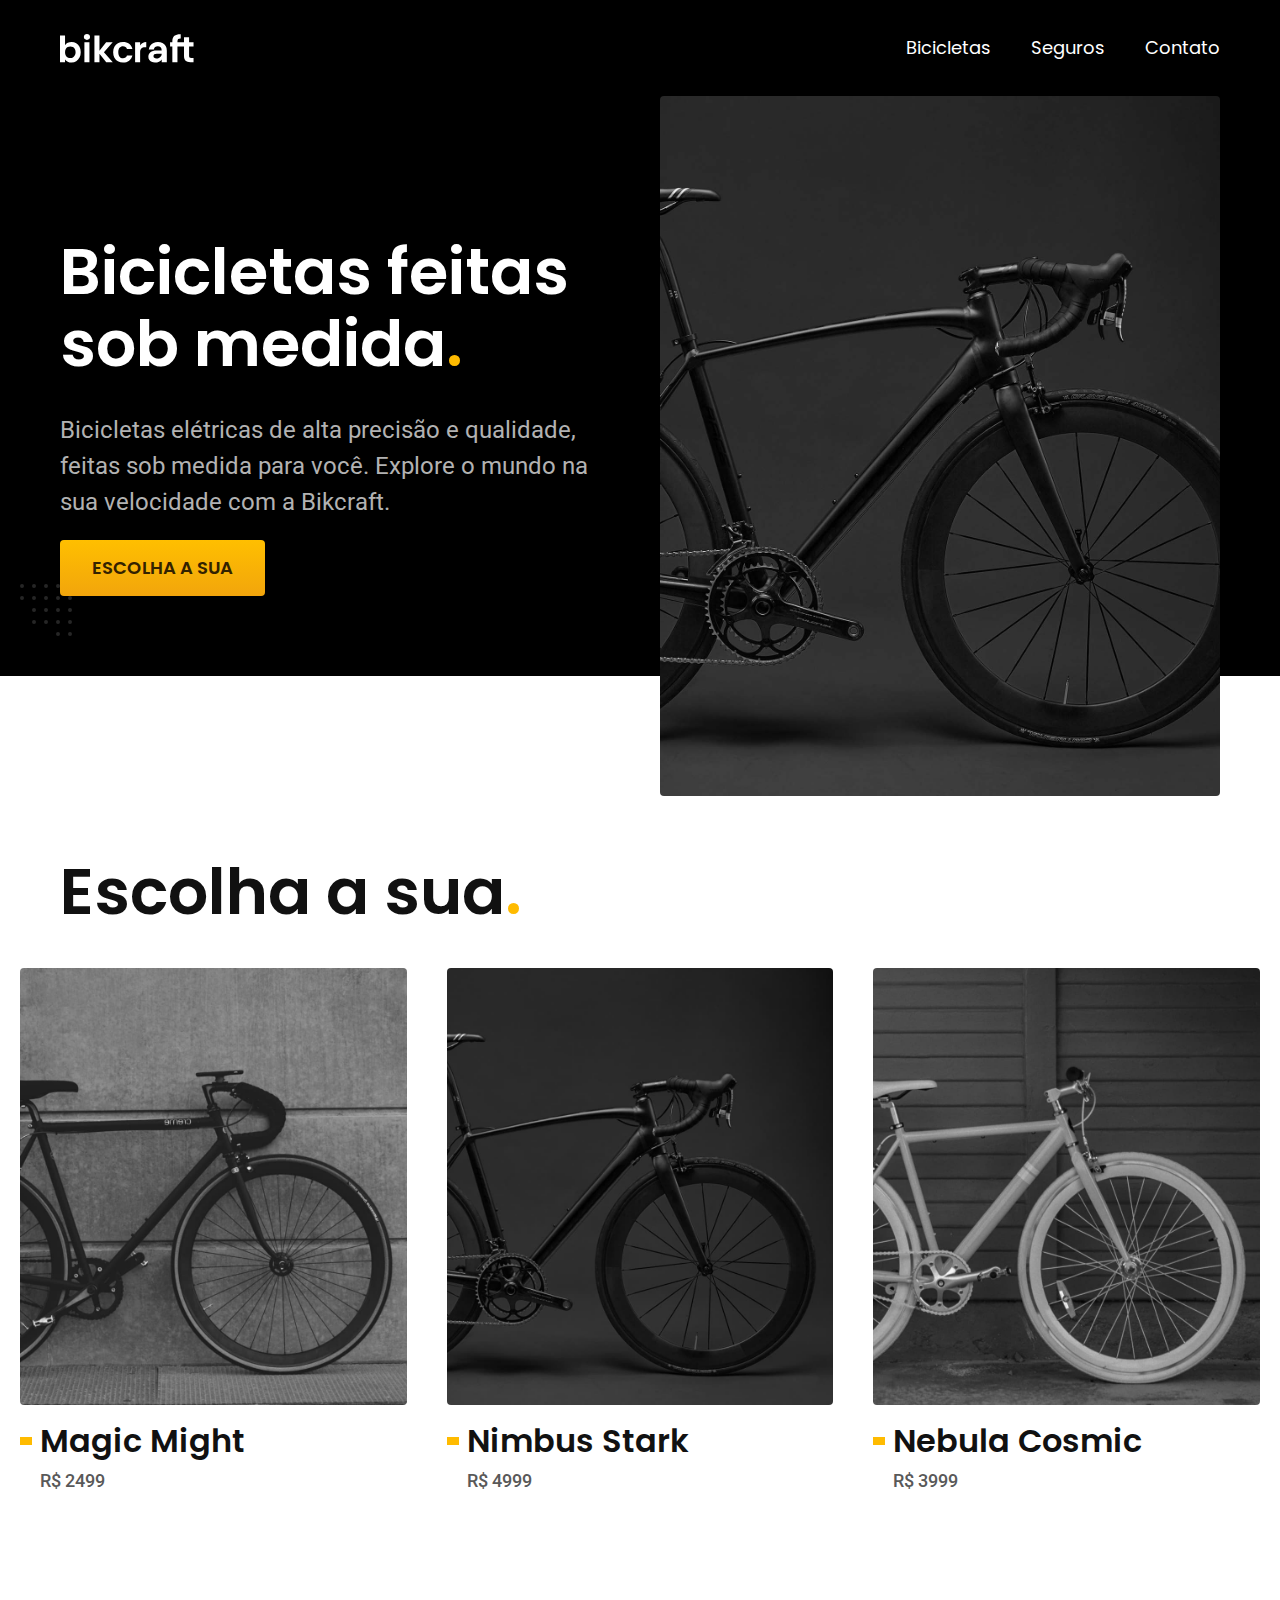
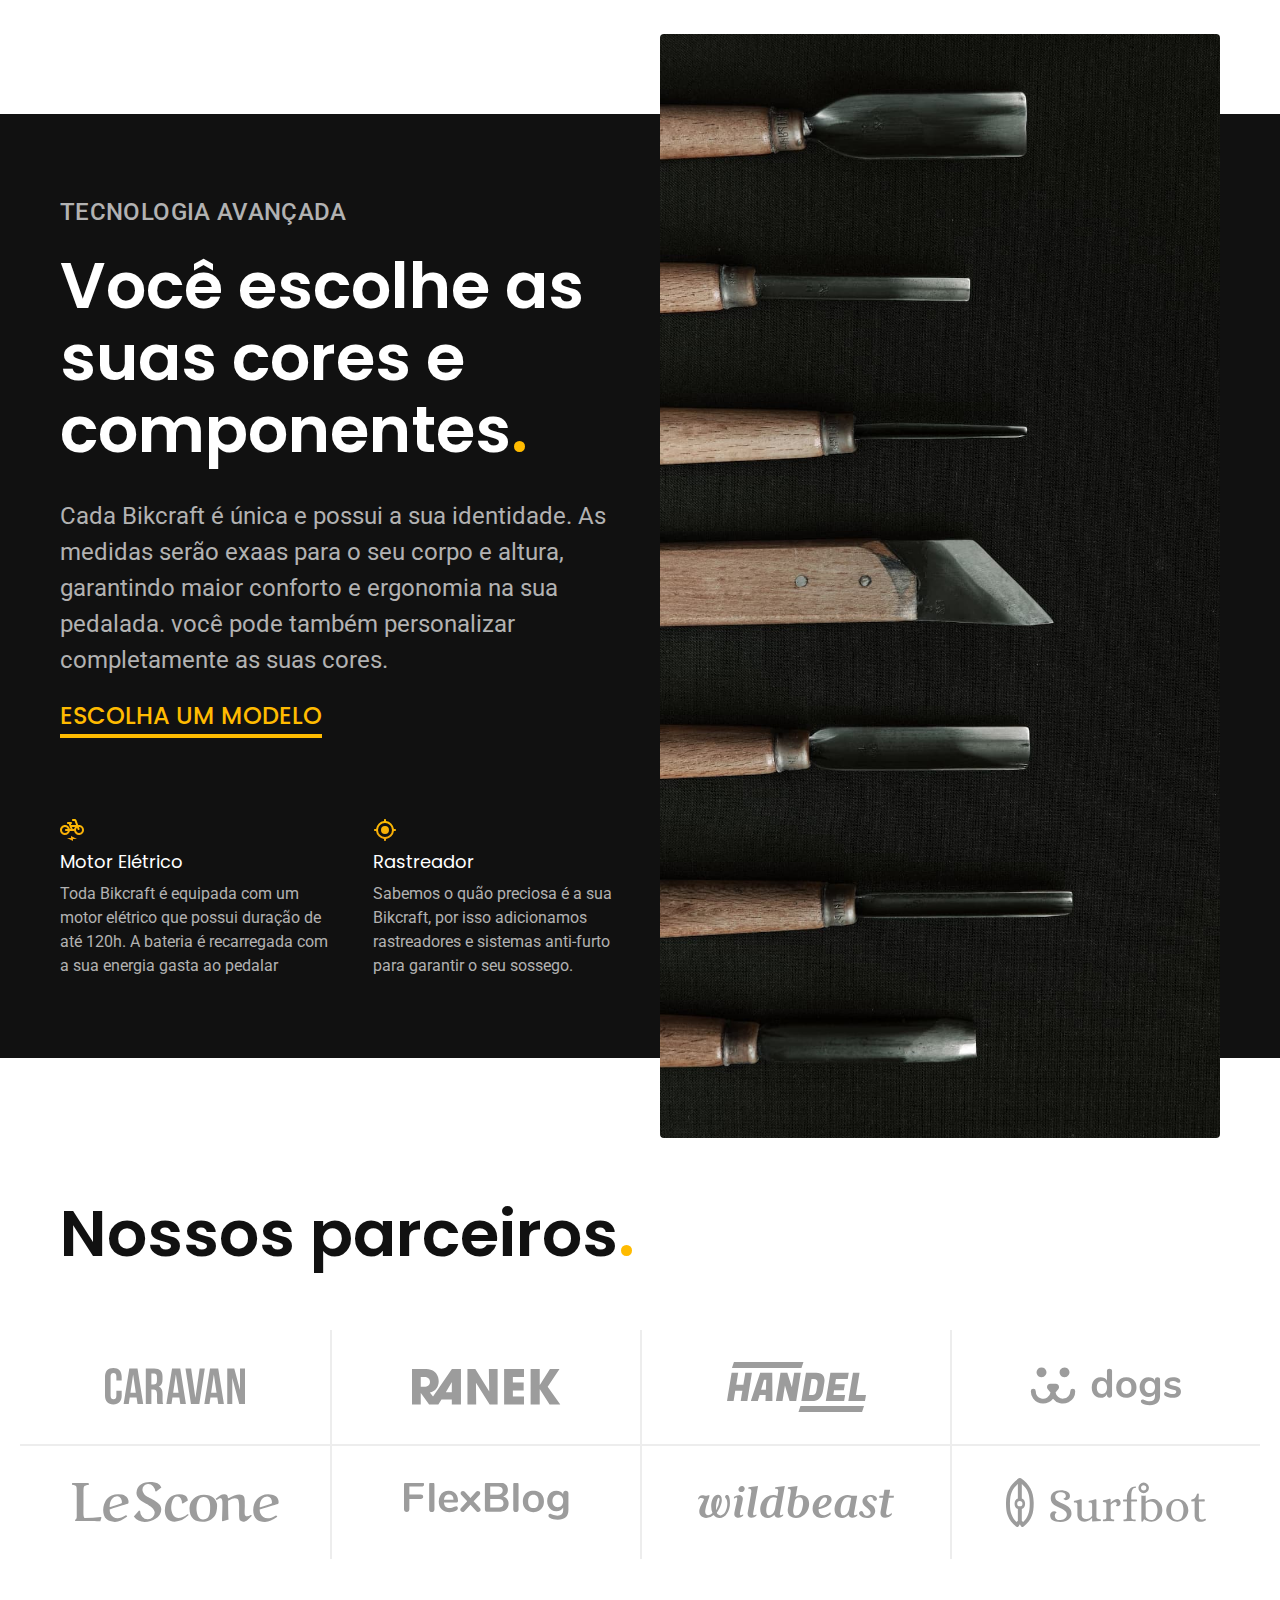
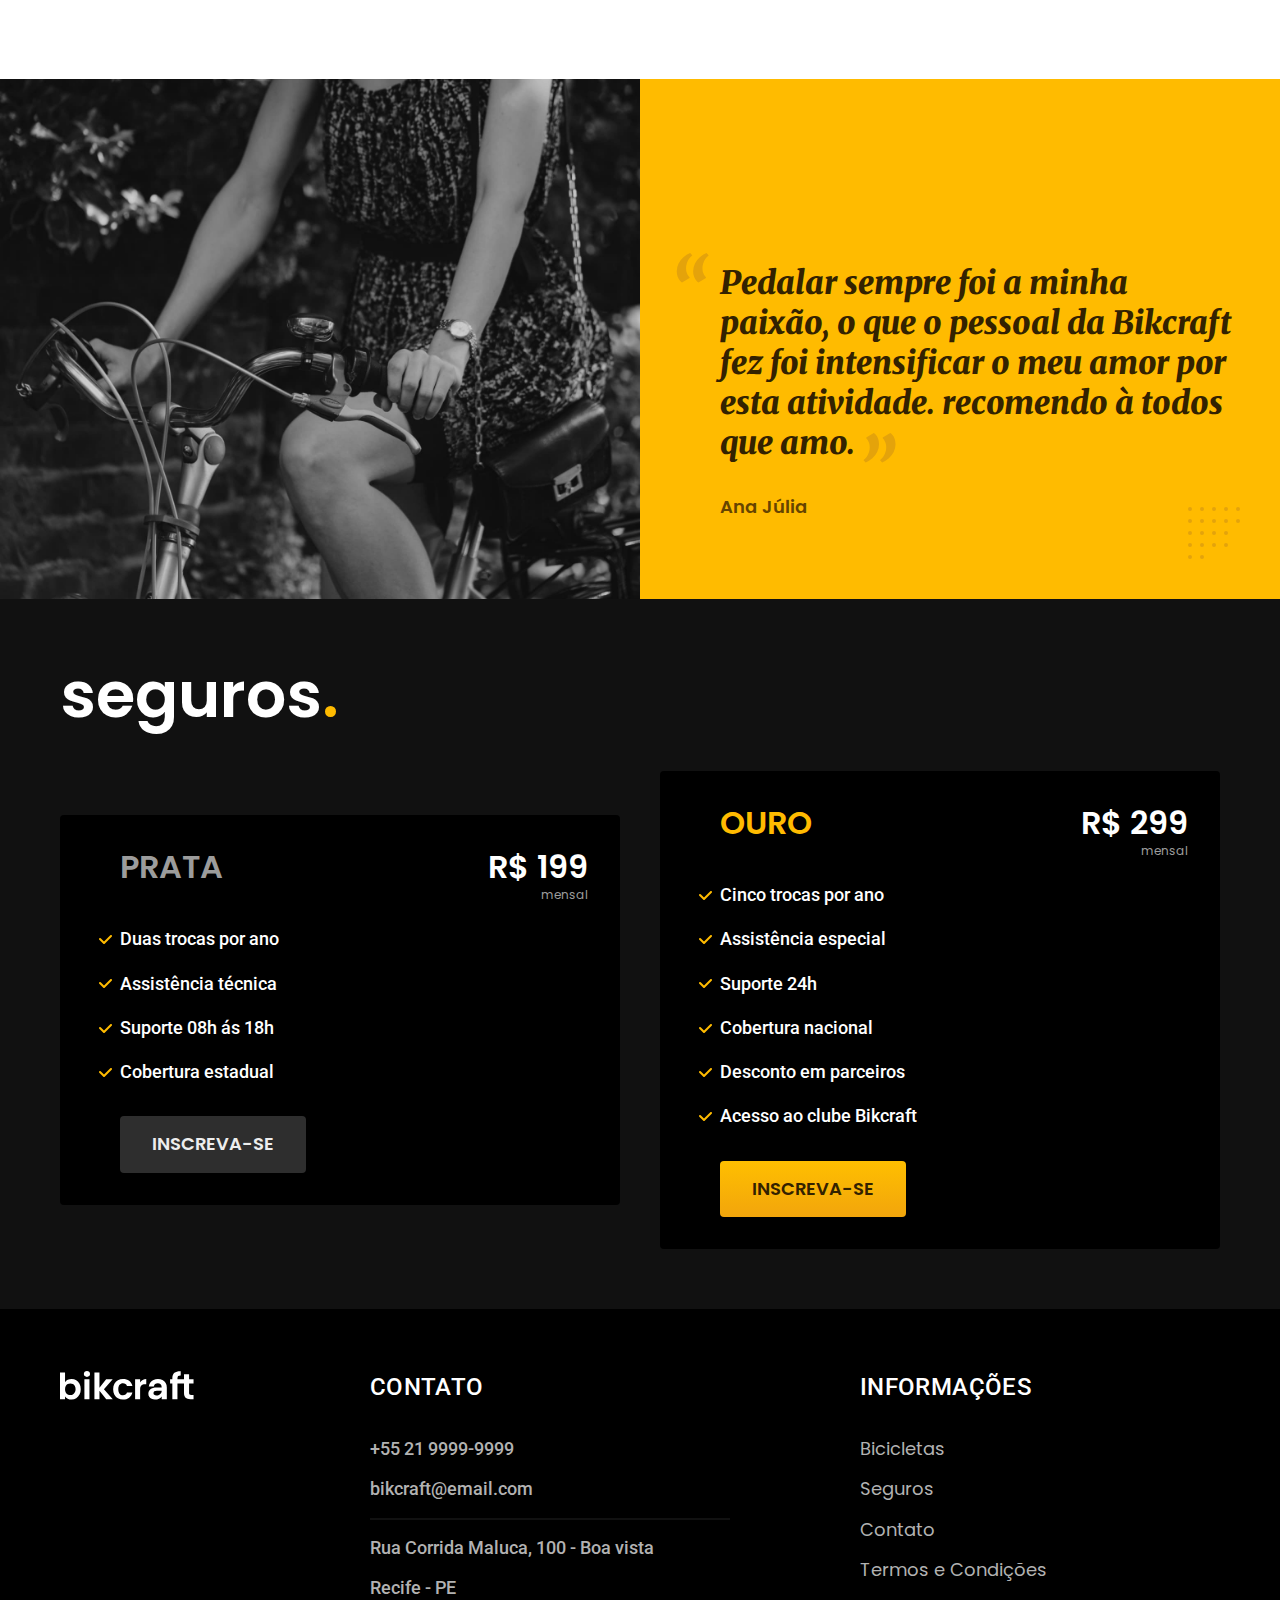
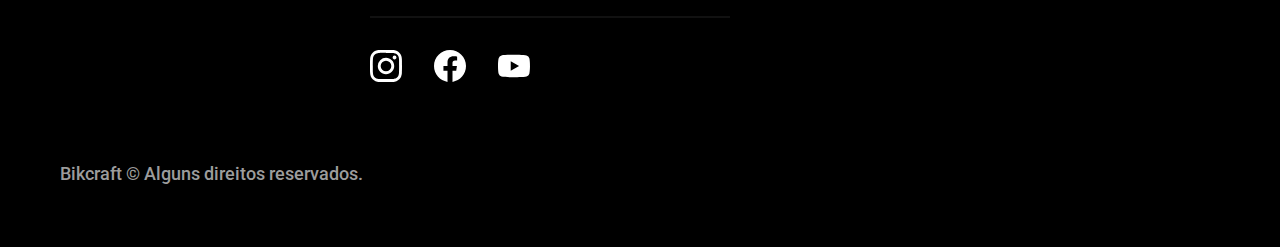
<file: index.html>
<!DOCTYPE html>
<html lang="pt-br">

<head>
    <meta charset="UTF-8">
    <meta http-equiv="X-UA-Compatible" content="IE=edge">
    <meta name="viewport" content="width=device-width, initial-scale=1.0">
    <title>Bikcraft - Bicicletas Elétricas</title>
    <meta name="description"
        content="Bicicletas elétricas de alta precisão e qualidade, feitas sob medida para você. Explore o mundo na sua velocidade com a Bikcraft.">
    <link rel="preload" href="./css/style.css" as="style">
    <script src="./js/plugins/simple-anime.js" defer></script>
    <script src="./js/script.js" defer></script>
    <link rel="stylesheet" href="./css/style.css">
    <link rel="preconnect" href="https://fonts.googleapis.com">
    <link rel="preconnect" href="https://fonts.gstatic.com" crossorigin>
    <link
        href="https://fonts.googleapis.com/css2?family=Merriweather:ital,wght@1,900&family=Poppins:wght@400;600&family=Roboto:wght@400;500&display=swap"
        rel="stylesheet">
    <link rel="icon" href="./favicon.svg" type="image/svg+xml">
   <script>document.documentElement.classList.add('js')//script para caso javascript não funcione ou esteja desabilitado não atrapalhe o fluxo do site, então basta adicionar a classe js para itens críticos</script>
</head>

<body>
    <header class='header-bg'>
        <div class="header container">
            <a href="./">
                <img src="./img/bikcraft.svg" width="136" height="32" alt="Bikcraft logo">
            </a>

            <nav aria-label="primaria">
                <ul class='header-menu font-1-m cor-0'>
                    <li><a href='./bicicletas.html'>Bicicletas</a></li>
                    <li><a href='./seguros.html'>Seguros</a></li>
                    <li><a href='./contato.html'>Contato</a></li>
                </ul>
            </nav>
        </div>
    </header>

    <main class="introducao-bg">
        <div class="introducao container">
            <div class="introducao-conteudo">
                <h1 class="font-1-xxl cor-0 fadeInDown" data-anime="200">Bicicletas feitas sob medida<span class="cor-p1">.</span></h1>
                <p class="font-2-l cor-5 fadeInDown" data-anime="400">Bicicletas elétricas de alta precisão e qualidade, feitas sob medida para
                    você. Explore o mundo na
                    sua velocidade com a Bikcraft.</p>
                <a href="./bicicletas.html" class="botao fadeInDown" data-anime="600">Escolha a sua</a>
            </div>
            <picture class="fadeInDown" data-anime="800">
                <source media="(max-width:800px)" srcset="./img/bicicletas/nimbus.jpg"> 
                <img src="./img/fotos/introducao.jpg" alt="bicicleta preta." width="1280" height="1600">
            </picture>
        </div>
    </main>

    <article class="bicicletas-lista">
        <h2 class=" container font-1-xxl">Escolha a sua<span class="cor-p1">.</span></h2>

        <ul>
            <li>
                <a href="./bicicletas/magic.html">
                    <img src="./img/bicicletas/magic-home.jpg" alt="Bicicleta preta" width="920" height="1040">
                    <h3 class="font-1-xl">Magic Might</h3>
                    <span class="font-2-m cor-8">R$ 2499</span>
                </a>
            </li>
            <li>
                <a href="./bicicletas/nimbus.html">
                    <img src="./img/bicicletas/nimbus-home.jpg" alt="Bicicleta preta" width="920" height="1040">
                    <h3 class="font-1-xl">Nimbus Stark</h3>
                    <span class="font-2-m cor-8">R$ 4999</span>
                </a>

            </li>
            <li>
                <a href="./bicicletas/nebula.html">
                    <img src="./img/bicicletas/nebula-home.jpg" alt="Bicicleta preta" width="920" height="1040">
                    <h3 class="font-1-xl">Nebula Cosmic</h3>
                    <span class="font-2-m cor-8">R$ 3999</span>
                </a>

            </li>
        </ul>
    </article>

    <article class="tecnologia-bg">
        <div class="tecnologia container">
            <div class="tecnologia-conteudo">
                <span class="font-2-l-b cor-5">Tecnologia Avançada</span>
                <h2 class="font-1-xxl cor-0">Você escolhe as suas cores e componentes<span class="cor-p1">.</span></h2>
                <p class="font-2-l cor-5">Cada Bikcraft é única e possui a sua identidade. As medidas serão exaas para o
                    seu corpo e altura,
                    garantindo maior conforto e ergonomia na sua pedalada. você pode também personalizar completamente
                    as suas cores.
                </p>
                <a class="link" href="./bicicletas.html">Escolha um modelo</a>
                <div class="tecnologia-vantagens">
                    <div>
                        <img src="./img/icones/eletrica.svg" alt="" width="24" height="24">
                        <h3 class="font-1-m cor-0">Motor Elétrico</h3>
                        <p class="font-2-s cor-5">Toda Bikcraft é equipada com um motor elétrico que possui duração de
                            até 120h. A bateria é recarregada com a sua energia gasta ao pedalar</p>
                    </div>
                    <div>
                        <img src="./img/icones/rastreador.svg" alt="" width="24" height="24">
                        <h3 class="font-1-m cor-0">Rastreador</h3>
                        <p class="font-2-s cor-5">Sabemos o quão preciosa é a sua Bikcraft, por isso adicionamos
                            rastreadores e sistemas anti-furto para garantir o seu sossego.</p>
                    </div>
                </div>
            </div>
            <div class="tecnologia-imagem">
                <img src="./img/fotos/tecnologia.jpg" width="1200" height="1920" alt="">
            </div>
        </div>
    </article>

    <section class="parceiros" aria-label="Nossos Parceiros">
        <h2 class=" container font-1-xxl">Nossos parceiros<span class="cor-p1">.</span></h2>
        <ul>
            <li><img src="./img/parceiros/caravan.svg" width="140" height="38" alt="caravan"></li>
            <li><img src="./img/parceiros/ranek.svg" width="149" height="36" alt="ranek"></li>
            <li><img src="./img/parceiros/handel.svg" width="139" height="50" alt="handel"></li>
            <li><img src="./img/parceiros/dogs.svg" width="152" height="39" alt="dogs"></li>
            <li><img src="./img/parceiros/lescone.svg" width="208" height="41" alt="lescone"></li>
            <li><img src="./img/parceiros/flexblog.svg" width="165" height="38" alt="flexblog"></li>
            <li><img src="./img/parceiros/wildbeast.svg" width="196" height="34" alt="wildbeast"></li>
            <li><img src="./img/parceiros/surfbot.svg" width="200" height="49" alt="surfbot"></li>

        </ul>

    </section>

    <section class="depoimento" aria-label="depoimento">
        <div>
            <img src="./img/fotos/depoimento.jpg" width="1560" height="1360" alt="Pessoa pedalando em uma Bikcraft">
        </div>
        <div class="depoimento-conteudo">
            <blockquote class="font-1-xl cor-p5">
                <p>Pedalar sempre foi a minha paixão, o que o pessoal da Bikcraft fez foi intensificar o meu amor
                    por esta atividade. recomendo à todos que amo.
                </p>
            </blockquote>
            <span class="font-1-m-b cor-p4">Ana Júlia</span>
        </div>

    </section>

    <article class="seguros-bg">
        <div class="seguros container">
            <h2 class="font-1-xxl cor-0">seguros<span class="cor-p1">.</span></h2>
            <div class="seguros-item">
                <h3 class="font-1-xl cor-6">PRATA
                </h3>
                <span class="font-1-xl cor-0">
                    R$ 199 <span class="font-1-xs cor-6">mensal</span>
                </span>
                <ul class="font-2-m cor-0">
                    <li>Duas trocas por ano</li>
                    <li>Assistência técnica</li>
                    <li>Suporte 08h ás 18h</li>
                    <li>Cobertura estadual</li>
                </ul>
                <a href="./orcamento.html" class="botao secundario">Inscreva-se</a>
            </div>
            <div class="seguros-item">
                <h3 class="font-1-xl cor-p1">OURO
                </h3>
                <span class="font-1-xl cor-0">
                    R$ 299 <span class="font-1-xs cor-6">mensal</span>
                </span>
                <ul class="font-2-m cor-0">
                    <li>Cinco trocas por ano</li>
                    <li>Assistência especial</li>
                    <li>Suporte 24h</li>
                    <li>Cobertura nacional</li>
                    <li>Desconto em parceiros</li>
                    <li>Acesso ao clube Bikcraft</li>
                </ul>
                <a href="./orcamento.html" class="botao">Inscreva-se</a>
            </div>
        </div>
    </article>

    <footer class="footer-bg">
        <div class="footer container">
            <img src="./img/bikcraft.svg" alt="logo bikcraft" width="136" height="32">
            <div class="footer-contato">
                <h3 class="font-2-l-b cor-0">Contato</h3>
                <ul class=" font-2-m cor-5">
                    <li><a href="tel:+552199999999">+55 21 9999-9999</a></li>
                    <li><a href="mailto:bikcraft@email.com">bikcraft@email.com</a></li>
                    <li>Rua Corrida Maluca, 100 - Boa vista</li>
                    <li>Recife - PE</li>
                </ul>
                <div class="footer-redes">
                    <a href="./"><img src="./img/redes/instagram.svg" alt="Instagram" width="32" height="32"></a>
                    <a href="./"><img src="./img/redes/facebook.svg" alt="Facebook" width="32" height="32"></a>
                    <a href="./"><img src="./img/redes/youtube.svg" alt="Youtube" width="32" height="32"></a>

                </div>
            </div>
            <div class="footer-informacoes">
                <h3 class="font-2-l-b cor-0">Informações</h3>
                <nav>
                    <ul class="font-1-m cor-5">
                        <li><a href='./bicicletas.html'>Bicicletas</a></li>
                        <li><a href='./seguros.html'>Seguros</a></li>
                        <li><a href='./contato.html'>Contato</a></li>
                        <li><a href='./termos.html'>Termos e Condições</a></li>
                    </ul>
                </nav>
            </div>
            <p class="footer-copy font-2-m cor-6">Bikcraft &COPY; Alguns direitos reservados.</p>
        </div>

    </footer>

</body>

</html>
</file>
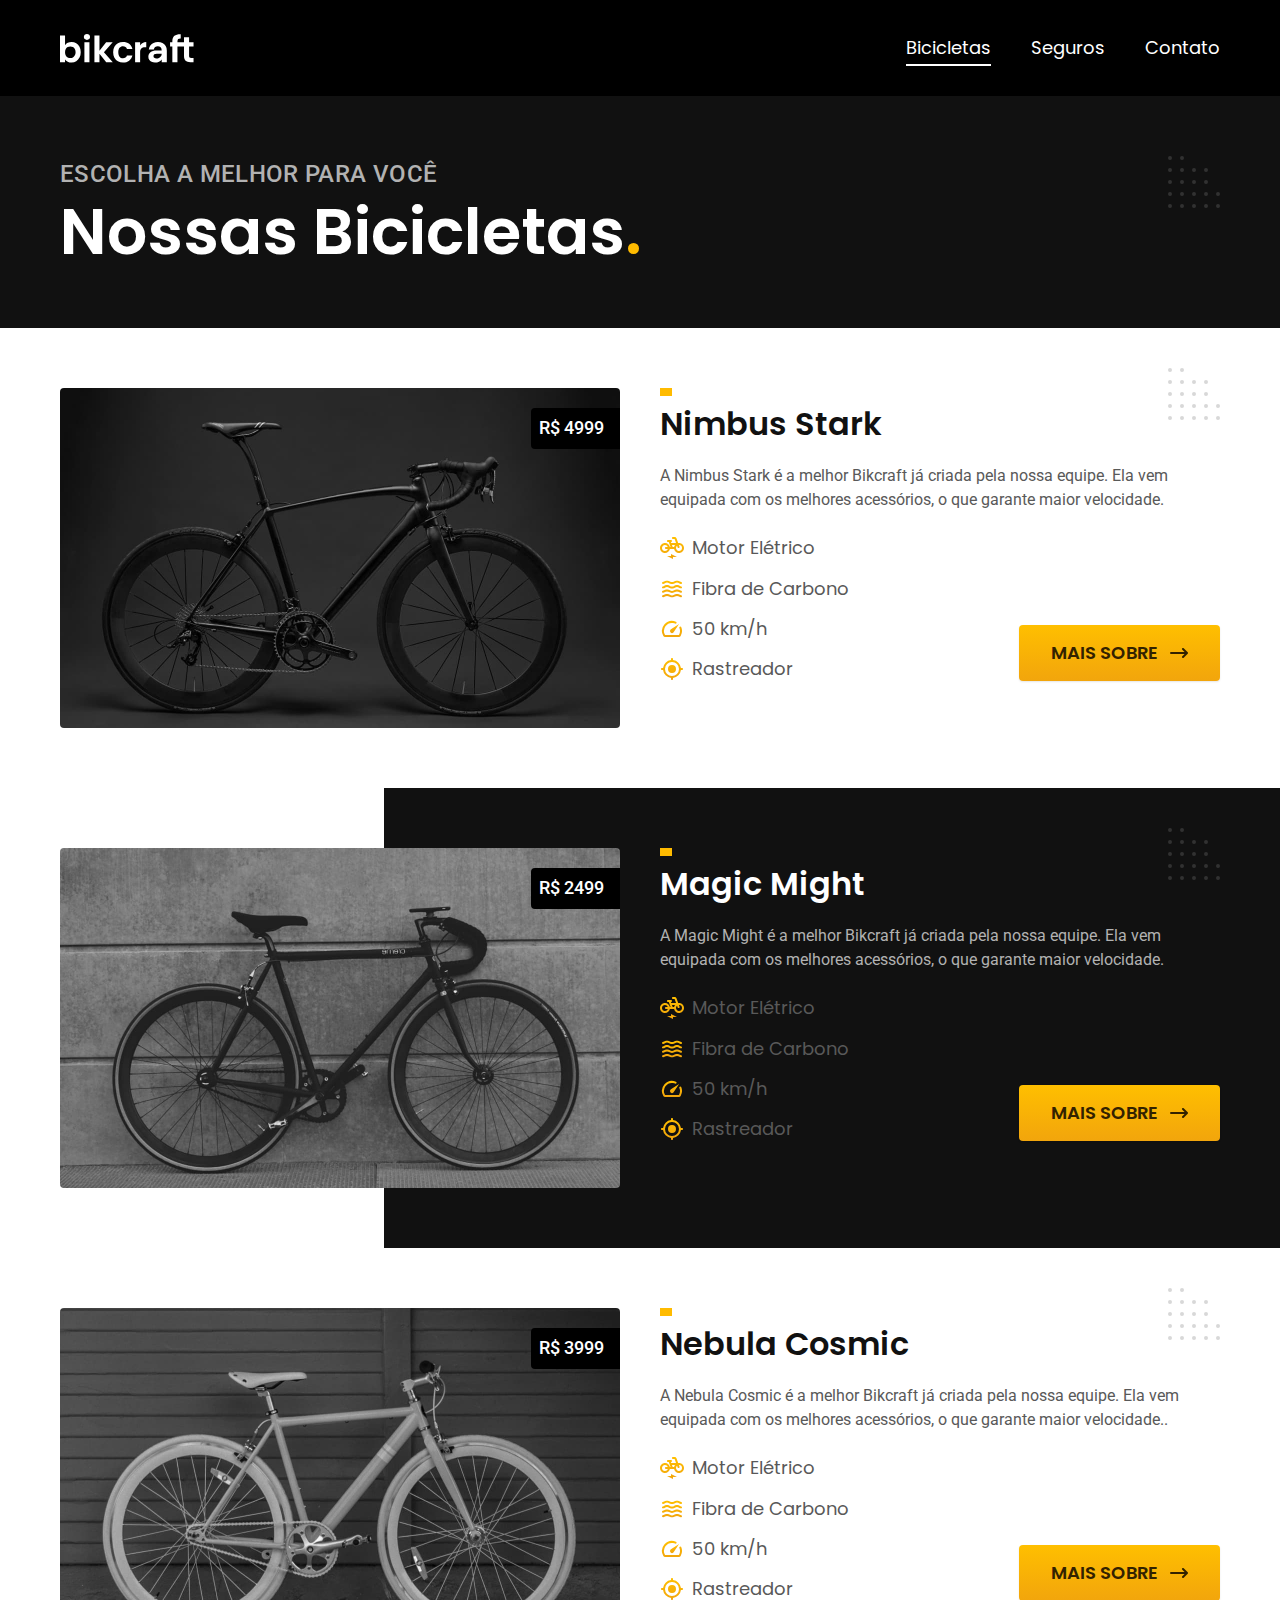
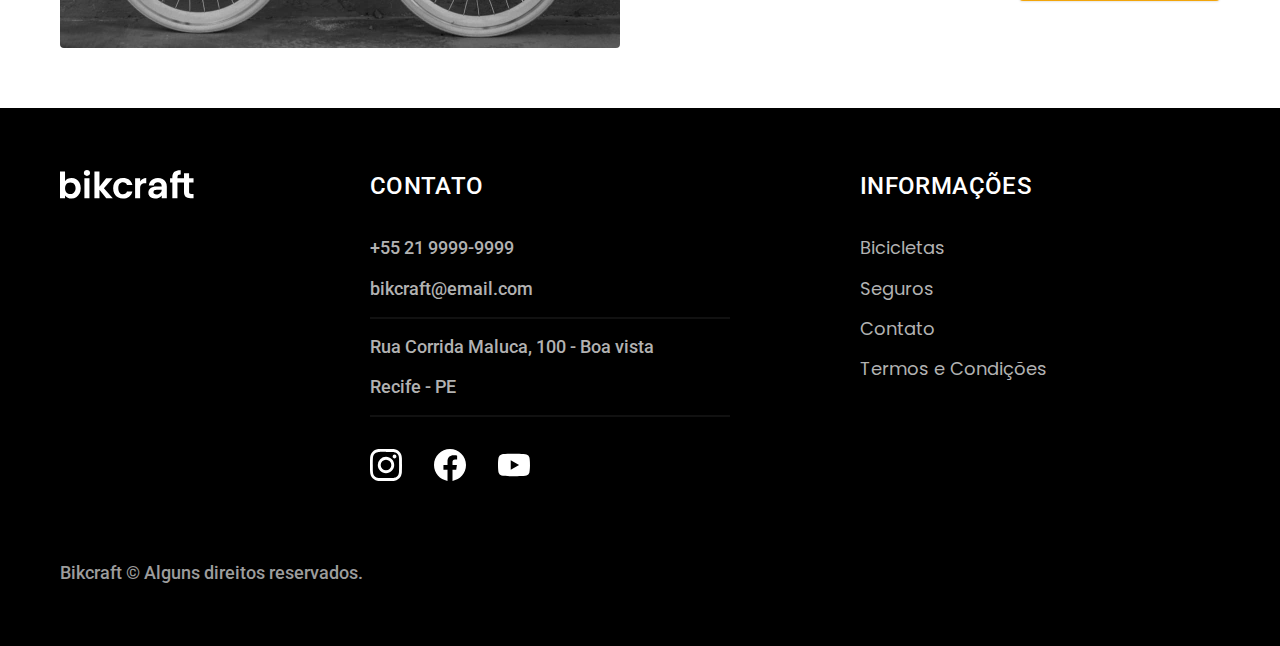
<file: bicicletas.html>
<!DOCTYPE html>
<html lang="pt-br">

<head>
    <meta charset="UTF-8">
    <meta http-equiv="X-UA-Compatible" content="IE=edge">
    <meta name="viewport" content="width=device-width, initial-scale=1.0">
    <title>Bicicletas | Bikcraft</title>
    <meta name="description"
        content="Bicicletas">
    <link rel="preload" href="./css/style.css" as="style">
    <script src="./js/script.js" defer></script>
    <link rel="stylesheet" href="./css/style.css">
    <link rel="preconnect" href="https://fonts.googleapis.com">
    <link rel="preconnect" href="https://fonts.gstatic.com" crossorigin>
    <link
        href="https://fonts.googleapis.com/css2?family=Merriweather:ital,wght@1,900&family=Poppins:wght@400;600&family=Roboto:wght@400;500&display=swap"
        rel="stylesheet">
   <script>document.documentElement.classList.add('js')//script para caso javascript não funcione ou esteja desabilitado não atrapalhe o fluxo do site</script>
    <link rel="icon" href="./favicon.svg" type="image/svg+xml">
   <script>document.documentElement.classList.add('js')//script para caso javascript não funcione ou esteja desabilitado não atrapalhe o fluxo do site, então basta adicionar a classe js para itens críticos</script>
</head>

<body id="bicicletas">
    <header class='header-bg'>
        <div class="header container">
            <a href="./">
                <img src="./img/bikcraft.svg" alt="Bikcraft logo">
            </a>

            <nav aria-label="primaria">
                <ul class='header-menu font-1-m cor-0'>
                    <li><a href='./bicicletas.html'>Bicicletas</a></li>
                    <li><a href='./seguros.html'>Seguros</a></li>
                    <li><a href='./contato.html'>Contato</a></li>
                </ul>
            </nav>
        </div>
    </header>

    <main>
        <div class="titulo-bg">
            <div class="titulo container">
                <p class="font-2-l-b cor-5">Escolha a melhor para você</p>
                <h1 class="font-1-xxl cor-0">Nossas Bicicletas<span class="cor-p1">.</span></h1>
            </div>
        </div>

      
            <div class="bicicletas container">
                <div class="bicicletas-imagem">
                    <img src="./img/bicicletas/nimbus.jpg" alt="Bikcraft Nimbus">
                    <span class="font-2-m cor-0">R$ 4999</span>
                </div>
                <div class="bicicletas-conteudo">
                    <h2 class="font-1-xl">Nimbus Stark</h2>
                    <p class="font-2-s cor-8">A Nimbus Stark é a melhor Bikcraft já criada pela nossa equipe. Ela vem equipada com os melhores acessórios, o que garante maior velocidade.</p>
                    <ul class="font-1-m cor-8">
                        <li>
                            <img src="./img/icones/eletrica.svg">
                            Motor Elétrico
                        </li>
                        <li>
                            <img src="./img/icones/carbono.svg">
                            Fibra de Carbono
                        </li>
                        <li>
                            <img src="./img/icones/velocidade.svg">
                            50 km/h
                        </li>
                        <li>
                            <img src="./img/icones/rastreador.svg">
                            Rastreador
                        </li>
                    </ul>
                    <a href="./bicicletas/nimbus.html" class="botao seta">MAIS SOBRE</a>
                </div>


            </div>

        <div class="bicicletas-bg">
            <div class="bicicletas container">
                <div class="bicicletas-imagem">
                    <img src="./img/bicicletas/magic.jpg" alt="Bikcraft Magic">
                    <span class="font-2-m cor-0">R$ 2499</span>
                </div>
                <div class="bicicletas-conteudo">
                    <h2 class="font-1-xl cor-0">Magic Might</h2>
                    <p class="font-2-s cor-5">A Magic Might é a melhor Bikcraft já criada pela nossa equipe. Ela vem equipada com os melhores acessórios, o que garante maior velocidade.</p>
                    <ul class="font-1-m cor-8">
                        <li>
                            <img src="./img/icones/eletrica.svg">
                            Motor Elétrico
                        </li>
                        <li>
                            <img src="./img/icones/carbono.svg">
                            Fibra de Carbono
                        </li>
                        <li>
                            <img src="./img/icones/velocidade.svg">
                            50 km/h
                        </li>
                        <li>
                            <img src="./img/icones/rastreador.svg">
                            Rastreador
                        </li>
                    </ul>
                    <a href="./bicicletas/magic.html" class="botao seta">MAIS SOBRE</a>
                </div>


            </div>
        </div>

        
            <div class="bicicletas container">
                <div class="bicicletas-imagem">
                    <img src="./img/bicicletas/nebula.jpg" alt="Bikcraft Nebula">
                    <span class="font-2-m cor-0">R$ 3999</span>
                </div>
                <div class="bicicletas-conteudo">
                    <h2 class="font-1-xl">Nebula Cosmic</h2>
                    <p class="font-2-s cor-8">A Nebula Cosmic é a melhor Bikcraft já criada pela nossa equipe. Ela vem equipada com os melhores acessórios, o que garante maior velocidade..</p>
                    <ul class="font-1-m cor-8">
                        <li>
                            <img src="./img/icones/eletrica.svg">
                            Motor Elétrico
                        </li>
                        <li>
                            <img src="./img/icones/carbono.svg">
                            Fibra de Carbono
                        </li>
                        <li>
                            <img src="./img/icones/velocidade.svg">
                            50 km/h
                        </li>
                        <li>
                            <img src="./img/icones/rastreador.svg">
                            Rastreador
                        </li>
                    </ul>
                    <a href="./bicicletas/nebula.html" class="botao seta">MAIS SOBRE</a>
                </div>


            </div>
        
        

       
    </main>



    <footer class="footer-bg">
        <div class="footer container">
            <img src="./img/bikcraft.svg" alt="logo bikcraft">
            <div class="footer-contato">
                <h3 class="font-2-l-b cor-0">Contato</h3>
                <ul class=" font-2-m cor-5">
                    <li><a href="tel:+552199999999">+55 21 9999-9999</a></li>
                    <li><a href="mailto:bikcraft@email.com">bikcraft@email.com</a></li>
                    <li>Rua Corrida Maluca, 100 - Boa vista</li>
                    <li>Recife - PE</li>
                </ul>
                <div class="footer-redes">
                    <a href="./"><img src="./img/redes/instagram.svg" alt="Instagram"></a>
                    <a href="./"><img src="./img/redes/facebook.svg" alt="Facebook"></a>
                    <a href="./"><img src="./img/redes/youtube.svg" alt="Youtube"></a>

                </div>
            </div>
            <div class="footer-informacoes">
                <h3 class="font-2-l-b cor-0">Informações</h3>
                <nav>
                    <ul class="font-1-m cor-5">
                        <li><a href='./bicicletas.html'>Bicicletas</a></li>
                        <li><a href='./seguros.html'>Seguros</a></li>
                        <li><a href='./contato.html'>Contato</a></li>
                        <li><a href='./termos.html'>Termos e Condições</a></li>
                    </ul>
                </nav>
            </div>
            <p class="footer-copy font-2-m cor-6">Bikcraft &COPY; Alguns direitos reservados.</p>
        </div>

    </footer>

</body>

</html>
</file>
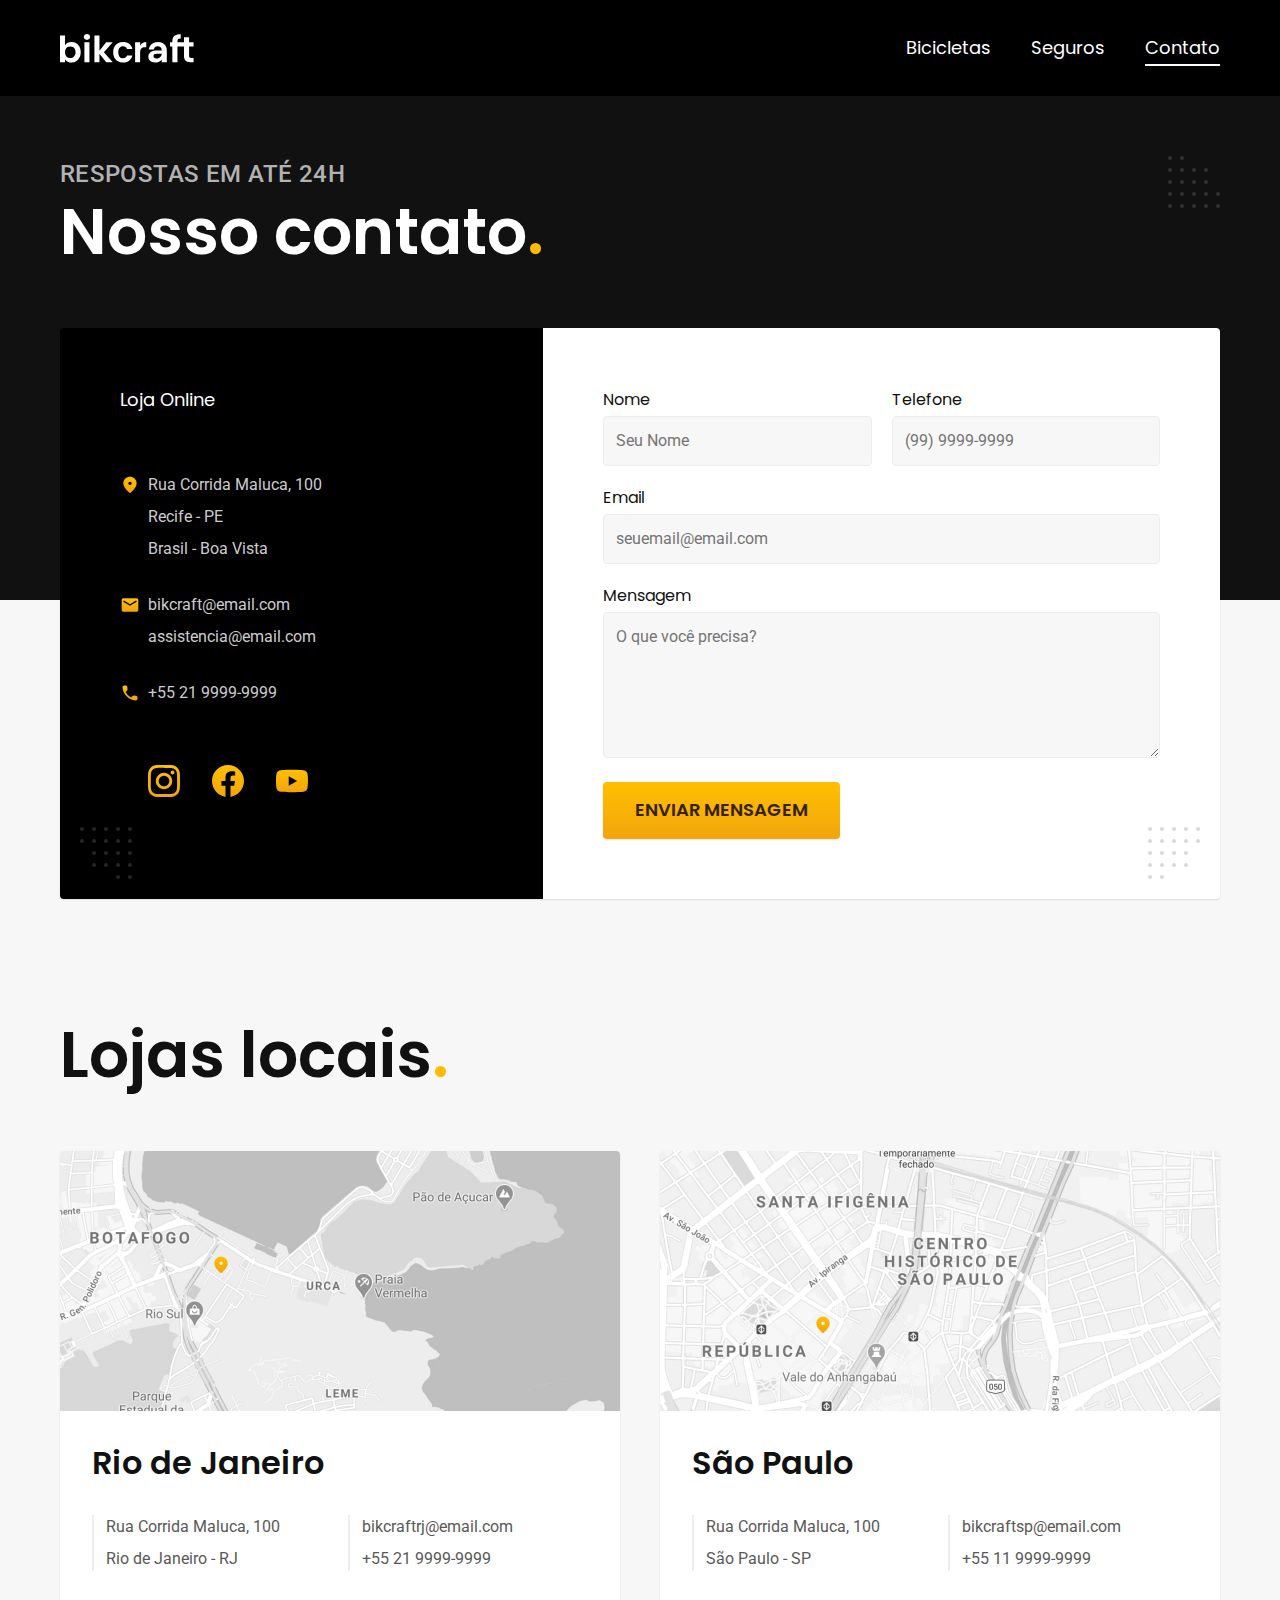
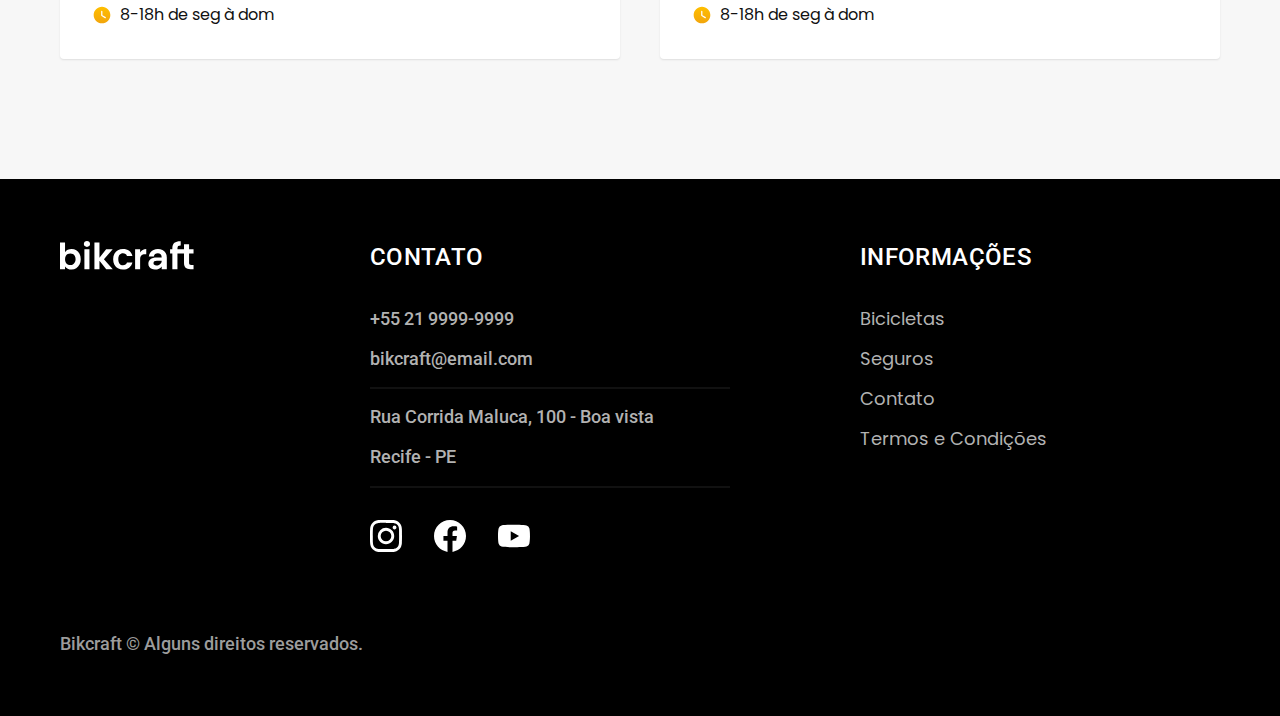
<file: contato.html>
<!DOCTYPE html>
<html lang="pt-br">

<head>
    <meta charset="UTF-8">
    <meta http-equiv="X-UA-Compatible" content="IE=edge">
    <meta name="viewport" content="width=device-width, initial-scale=1.0">
    <title>Contato | Bikcraft</title>
    <meta name="description" content="Contato">
    <link rel="preload" href="./css/style.css" as="style">
    <script src="./js/script.js" defer></script>
    <link rel="stylesheet" href="./css/style.css">
    <link rel="preconnect" href="https://fonts.googleapis.com">
    <link rel="preconnect" href="https://fonts.gstatic.com" crossorigin>
    <link
        href="https://fonts.googleapis.com/css2?family=Merriweather:ital,wght@1,900&family=Poppins:wght@400;600&family=Roboto:wght@400;500&display=swap"
        rel="stylesheet">
   <script>document.documentElement.classList.add('js')//script para caso javascript não funcione ou esteja desabilitado não atrapalhe o fluxo do site</script>
    <link rel="icon" href="./favicon.svg" type="image/svg+xml">
   <script>document.documentElement.classList.add('js')//script para caso javascript não funcione ou esteja desabilitado não atrapalhe o fluxo do site, então basta adicionar a classe js para itens críticos</script>
</head>

<body id="contato">
    <header class='header-bg'>
        <div class="header container">
            <a href="./">
                <img src="./img/bikcraft.svg" alt="Bikcraft logo">
            </a>

            <nav aria-label="primaria">
                <ul class='header-menu font-1-m cor-0'>
                    <li><a href='./bicicletas.html'>Bicicletas</a></li>
                    <li><a href='./seguros.html'>Seguros</a></li>
                    <li><a href='./contato.html'>Contato</a></li>
                </ul>
            </nav>
        </div>
    </header>

    <main>
        <div class="titulo-bg">
            <div class="titulo container">
                <p class="font-2-l-b cor-5">Respostas em até 24h</p>
                <h1 class="font-1-xxl cor-0">Nosso contato<span class="cor-p1">.</span></h1>
            </div>
        </div>

        <div class="contato container">
            <section class="contato-dados" aria-label="Endereço">
                <h2 class="font-1-m cor-0">Loja Online</h2>
                <div class="contato-endereco font-2-s cor-4">
                    <p>Rua Corrida Maluca, 100</p>
                    <p>Recife - PE</p>
                    <p>Brasil - Boa Vista</p>
                </div>
                <address class="contato-meios font-2-s cor-4">
                    <a href="mailto:bikcraft@email.com">bikcraft@email.com</a>
                    <a href="mailto:assistencia@email.com">assistencia@email.com</a>
                    <a href="tel:+552199999999">+55 21 9999-9999</a>
                </address>
                <div class="contato-redes">
                    <a href="./"><img src="./img/redes/instagram-p.svg" alt="Instagram"></a>
                    <a href="./"><img src="./img/redes/facebook-p.svg" alt="Facebook"></a>
                    <a href="./"><img src="./img/redes/youtube-p.svg" alt="Youtube"></a>
                </div>

            </section>
            <section class="contato-formulario" aria-label="Formulário">
                <form class="form" action="./contato.html">
                    <div>
                        <label for="nome">Nome</label>
                        <input type="text" name="nome" id="nome" placeholder="Seu Nome">
                    </div>
                    <div>
                        <label for="telefone">Telefone</label>
                        <input type="text" name="telefone" id="telefone" placeholder="(99) 9999-9999">
                    </div>
                    <div class="col-2">
                        <label for="email">Email</label>
                        <input type="text" name="email" id="email" placeholder="seuemail@email.com">
                    </div>
                    <div class="col-2">
                        <label for="mensagem">Mensagem</label>
                        <textarea name="mensagem" id="mensagem" cols="30" rows="5"
                            placeholder="O que você precisa?"></textarea>
                    </div>
                    <button class="botao col-2">Enviar Mensagem</button>


                </form>
            </section>
        </div>
    </main>

    <article class="lojas container">
        <h2 class="font-1-xxl">Lojas locais<span class="cor-p1">.</span></h2>
        <div class="lojas-item">
            <img src="./img/lojas/rj.jpg" alt="mapa marcando endereço no rio de janeiro">
            <div class="lojas-conteudo">
                <h3 class="font-1-xl">Rio de Janeiro</h3>
                <div class="lojas-dados font-2-s cor-8">
                    <p>Rua Corrida Maluca, 100</p>
                    <p>Rio de Janeiro - RJ</p>
                </div>
                <div class="lojas-dados font-2-s cor-8">
                    <a href="mailto:bikcraftrj@email.com">bikcraftrj@email.com</a>
                    <a href="tel:+552199999999">+55 21 9999-9999</a>
                </div>
                <p class="lojas-tempo font-1-s"><img src="./img/icones/horario.svg" alt="">8-18h de seg à dom</p>
            </div>
        </div>
        <div class="lojas-item">
            <img src="./img/lojas/sp.jpg" alt="mapa marcando endereço em são paulo">
            <div class="lojas-conteudo">
                <h3 class="font-1-xl">São Paulo</h3>
                <div class="lojas-dados font-2-s cor-8">
                    <p>Rua Corrida Maluca, 100</p>
                    <p>São Paulo - SP</p>
                </div>
                <div class="lojas-dados font-2-s cor-8">
                    <a href="mailto:bikcraftsp@email.com">bikcraftsp@email.com</a>
                    <a href="tel:+552199999999">+55 11 9999-9999</a>
                </div>
                <p class="lojas-tempo font-1-s"><img src="./img/icones/horario.svg" alt="">8-18h de seg à dom</p>
            </div>
        </div>

    </article>



    <footer class="footer-bg">
        <div class="footer container">
            <img src="./img/bikcraft.svg" alt="logo bikcraft">
            <div class="footer-contato">
                <h3 class="font-2-l-b cor-0">Contato</h3>
                <ul class=" font-2-m cor-5">
                    <li><a href="tel:+552199999999">+55 21 9999-9999</a></li>
                    <li><a href="mailto:bikcraft@email.com">bikcraft@email.com</a></li>
                    <li>Rua Corrida Maluca, 100 - Boa vista</li>
                    <li>Recife - PE</li>
                </ul>
                <div class="footer-redes">
                    <a href="./"><img src="./img/redes/instagram.svg" alt="Instagram"></a>
                    <a href="./"><img src="./img/redes/facebook.svg" alt="Facebook"></a>
                    <a href="./"><img src="./img/redes/youtube.svg" alt="Youtube"></a>

                </div>
            </div>
            <div class="footer-informacoes">
                <h3 class="font-2-l-b cor-0">Informações</h3>
                <nav>
                    <ul class="font-1-m cor-5">
                        <li><a href='./bicicletas.html'>Bicicletas</a></li>
                        <li><a href='./seguros.html'>Seguros</a></li>
                        <li><a href='./contato.html'>Contato</a></li>
                        <li><a href='./termos.html'>Termos e Condições</a></li>
                    </ul>
                </nav>
            </div>
            <p class="footer-copy font-2-m cor-6">Bikcraft &COPY; Alguns direitos reservados.</p>
        </div>

    </footer>

</body>

</html>
</file>
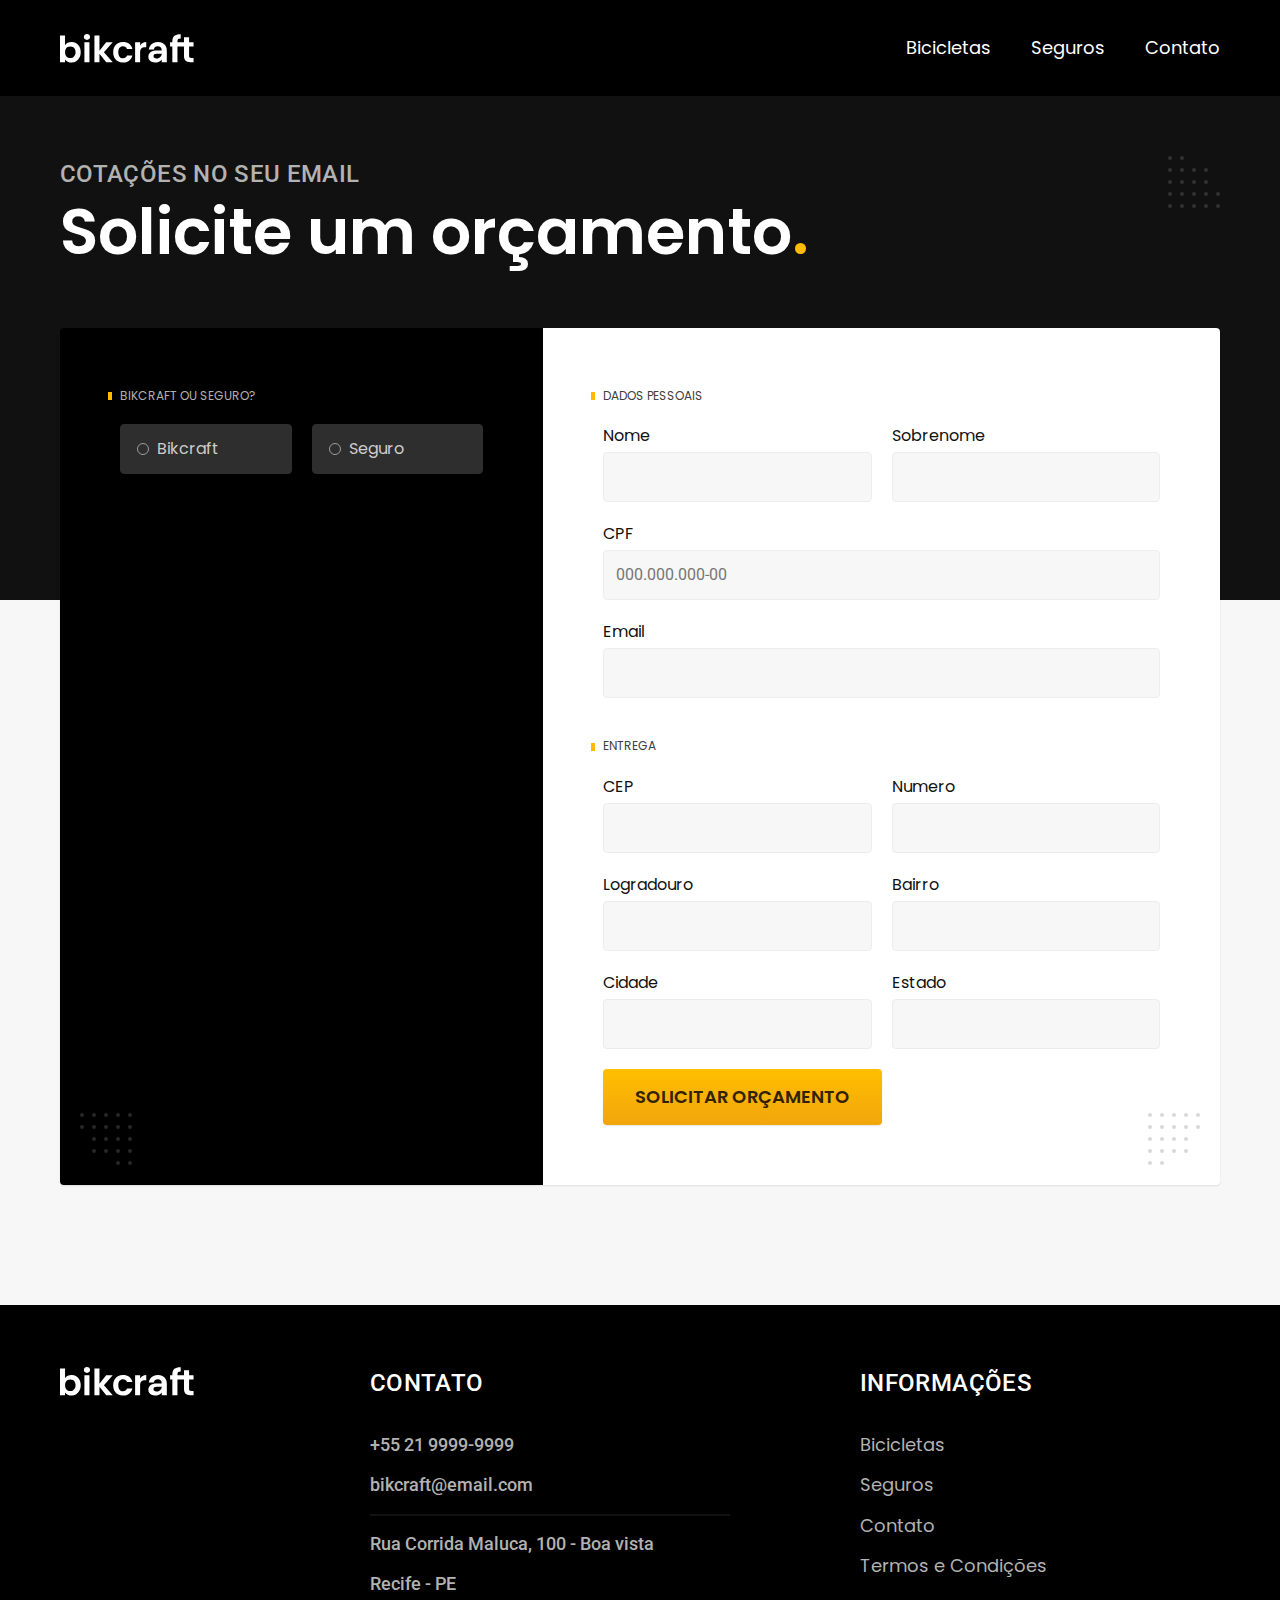
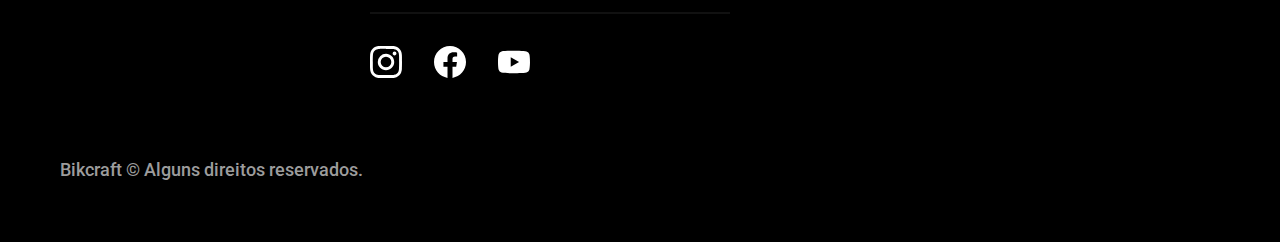
<file: orcamento.html>
<!DOCTYPE html>
<html lang="pt-br">

<head>
    <meta charset="UTF-8">
    <meta http-equiv="X-UA-Compatible" content="IE=edge">
    <meta name="viewport" content="width=device-width, initial-scale=1.0">
    <title>Orçamento | Bikcraft</title>
    <meta name="description" content="Orçamento">
    <link rel="preload" href="./css/style.css" as="style">
    <script src="./js/script.js" defer></script>
    <link rel="stylesheet" href="./css/style.css">
    <link rel="preconnect" href="https://fonts.googleapis.com">
    <link rel="preconnect" href="https://fonts.gstatic.com" crossorigin>
    <link
        href="https://fonts.googleapis.com/css2?family=Merriweather:ital,wght@1,900&family=Poppins:wght@400;600&family=Roboto:wght@400;500&display=swap"
        rel="stylesheet">
   <script>document.documentElement.classList.add('js')//script para caso javascript não funcione ou esteja desabilitado não atrapalhe o fluxo do site</script>
    <link rel="icon" href="./favicon.svg" type="image/svg+xml">
   <script>document.documentElement.classList.add('js')//script para caso javascript não funcione ou esteja desabilitado não atrapalhe o fluxo do site, então basta adicionar a classe js para itens críticos</script>
</head>

<body id="orcamento">
    <header class='header-bg'>
        <div class="header container">
            <a href="./">
                <img src="./img/bikcraft.svg" alt="Bikcraft logo">
            </a>

            <nav aria-label="primaria">
                <ul class='header-menu font-1-m cor-0'>
                    <li><a href='./bicicletas.html'>Bicicletas</a></li>
                    <li><a href='./seguros.html'>Seguros</a></li>
                    <li><a href='./contato.html'>Contato</a></li>
                </ul>
            </nav>
        </div>
    </header>

    <main>
        <div class="titulo-bg">
            <div class="titulo container">
                <p class="font-2-l-b cor-5">Cotações no seu email</p>
                <h1 class="font-1-xxl cor-0">Solicite um orçamento<span class="cor-p1">.</span></h1>
            </div>
        </div>

        <form action="./" class="orcamento container">
            <div class="orcamento-produto">
                <h2 class="font-1-xs cor-5">Bikcraft ou Seguro?</h2>


                <input type="radio" name="tipo" id="bikcraft" value="bikcraft">
                <label for="bikcraft">Bikcraft</label>

                <input type="radio" name="tipo" id="seguro" value="seguro">
                <label for="seguro">Seguro</label>

                <div class="orcamento-conteudo" id="orcamento-bikcraft">
                    <h2 class="font-1-xs cor-5">Escolha a sua</h2>

                    <input type="radio" name="produto" id="nimbus" value="nimbus">
                    <label for="nimbus">Nimbus Stark <span>R$ 4999</span></label>
                    <div class="orcamento-detalhes">
                        <ul class="font-1-xs cor-8">
                            <li><img src="./img/icones/eletrica.svg" alt="">Motor Elétrico</li>
                            <li><img src="./img/icones/carbono.svg" alt="">Fibra de Carbono</li>
                            <li><img src="./img/icones/velocidade.svg" alt="">50 km/h</li>
                            <li><img src="./img/icones/rastreador.svg" alt="">Rastreador</li>
                        </ul>
                        <img src="./img/bicicletas/nimbus.jpg" alt="bicicleta nimbus">
                    </div>

                    <input type="radio" name="produto" id="magic" value="magic">
                    <label for="magic">Magic Might <span>R$ 2499</span></label>
                    <div class="orcamento-detalhes">
                        <ul class="font-1-xs cor-8">
                            <li><img src="./img/icones/eletrica.svg" alt="">Motor Elétrico</li>
                            <li><img src="./img/icones/carbono.svg" alt="">Fibra de Carbono</li>
                            <li><img src="./img/icones/velocidade.svg" alt="">45 km/h</li>
                            <li><img src="./img/icones/rastreador.svg" alt="">Rastreador</li>
                        </ul>
                        <img src="./img/bicicletas/magic.jpg" alt="bicicleta magic">
                    </div>

                    <input type="radio" name="produto" id="nebula" value="nebula">
                    <label for="nebula">Nebula Cosmic <span>R$ 3999</span></label>
                    <div class="orcamento-detalhes">
                        <ul class="font-1-xs cor-8">
                            <li><img src="./img/icones/eletrica.svg" alt="">Motor Elétrico</li>
                            <li><img src="./img/icones/carbono.svg" alt="">Fibra de Carbono</li>
                            <li><img src="./img/icones/velocidade.svg" alt="">40 km/h</li>
                            <li><img src="./img/icones/rastreador.svg" alt="">Rastreador</li>
                        </ul>
                        <img src="./img/bicicletas/nebula.jpg" alt="bicicleta nebula">
                    </div>


                </div>

                <div class="orcamento-conteudo" id="orcamento-seguro">
                    <h2 class="font-1-xs cor-5">Escolha o plano</h2>

                    <input type="radio" name="produto" id="prata" value="prata">
                    <label for="prata">Prata <span>R$ 199</span></label>

                    <input type="radio" name="produto" id="ouro" value="ouro">
                    <label for="ouro">Ouro <span>R$ 299</span></label>

                </div>


            </div>

            <div class="orcamento-dados form">
                <h2 class="font-1-xs cor-9 col-2">Dados pessoais</h2>
                <div>
                    <label for="nome">Nome</label>
                    <input type="text" name="nome" id="nome">
                </div>
                <div>
                    <label for="sobrenome">Sobrenome</label>
                    <input type="text" name="sobrenome" id="sobrenome">
                </div>
                <div class="col-2">
                    <label for="cpf">CPF</label>
                    <input type="text" name="cpf" id="cpf" placeholder="000.000.000-00">
                </div>
                <div class="col-2">
                    <label for="email">Email</label>
                    <input type="email" name="email" id="email">
                </div>
                <h2 class="font-1-xs cor-9 col-2">Entrega</h2>
                <div>
                    <label for="cep">CEP</label>
                    <input type="text" name="cep" id="cep">
                </div>
                <div>
                    <label for="numero">Numero</label>
                    <input type="text" name="numero" id="numero">
                </div>
                <div>
                    <label for="logradouro">Logradouro</label>
                    <input type="text" name="logradouro" id="logradouro">
                </div>
                <div>
                    <label for="bairro">Bairro</label>
                    <input type="text" name="bairro" id="bairro">
                </div>
                <div>
                    <label for="cidade">Cidade</label>
                    <input type="text" name="cidade" id="cidade">
                </div>
                <div>
                    <label for="estado">Estado</label>
                    <input type="text" name="estado" id="estado">
                </div>
                <button class="botao col-2">Solicitar Orçamento</button>
            </div>

        </form>
    </main>



    <footer class="footer-bg">
        <div class="footer container">
            <img src="./img/bikcraft.svg" alt="logo bikcraft">
            <div class="footer-contato">
                <h3 class="font-2-l-b cor-0">Contato</h3>
                <ul class=" font-2-m cor-5">
                    <li><a href="tel:+552199999999">+55 21 9999-9999</a></li>
                    <li><a href="mailto:bikcraft@email.com">bikcraft@email.com</a></li>
                    <li>Rua Corrida Maluca, 100 - Boa vista</li>
                    <li>Recife - PE</li>
                </ul>
                <div class="footer-redes">
                    <a href="./"><img src="./img/redes/instagram.svg" alt="Instagram"></a>
                    <a href="./"><img src="./img/redes/facebook.svg" alt="Facebook"></a>
                    <a href="./"><img src="./img/redes/youtube.svg" alt="Youtube"></a>

                </div>
            </div>
            <div class="footer-informacoes">
                <h3 class="font-2-l-b cor-0">Informações</h3>
                <nav>
                    <ul class="font-1-m cor-5">
                        <li><a href='./bicicletas.html'>Bicicletas</a></li>
                        <li><a href='./seguros.html'>Seguros</a></li>
                        <li><a href='./contato.html'>Contato</a></li>
                        <li><a href='./termos.html'>Termos e Condições</a></li>
                    </ul>
                </nav>
            </div>
            <p class="footer-copy font-2-m cor-6">Bikcraft &COPY; Alguns direitos reservados.</p>
        </div>

    </footer>

</body>

</html>
</file>
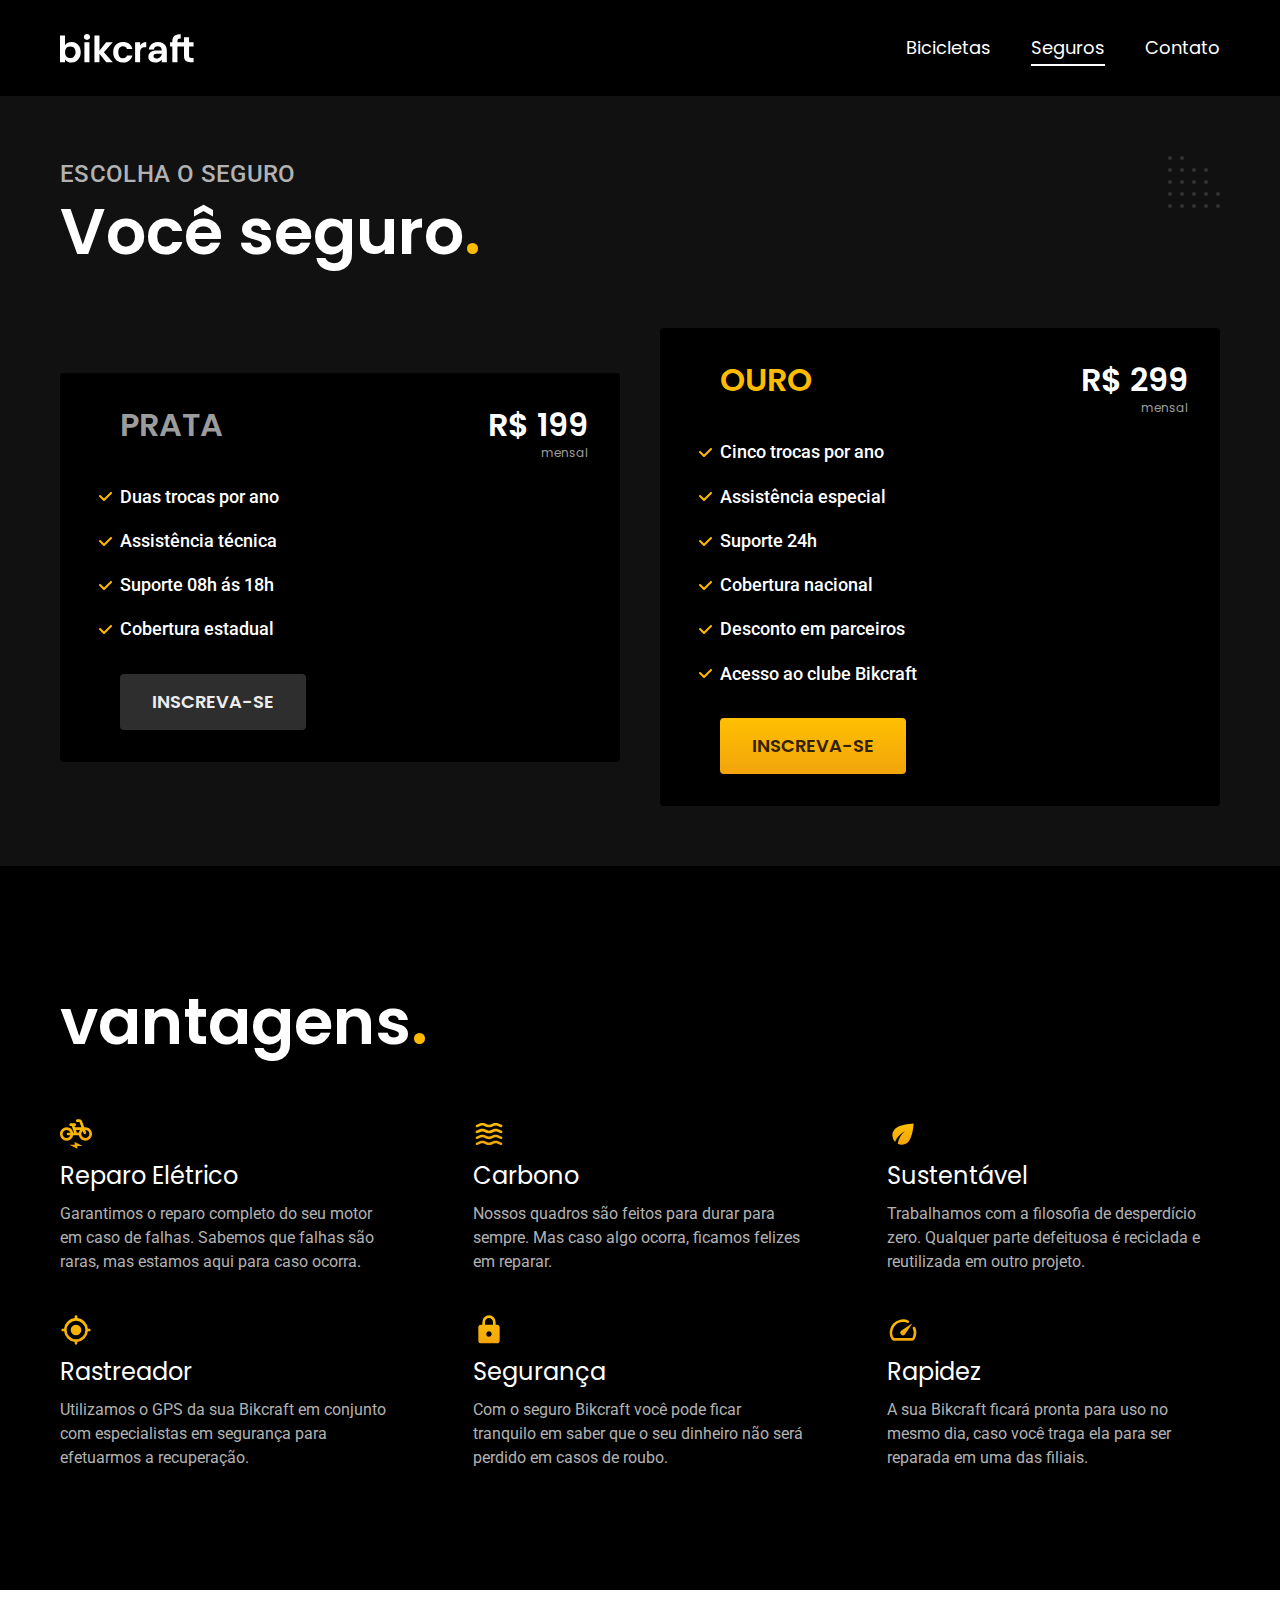
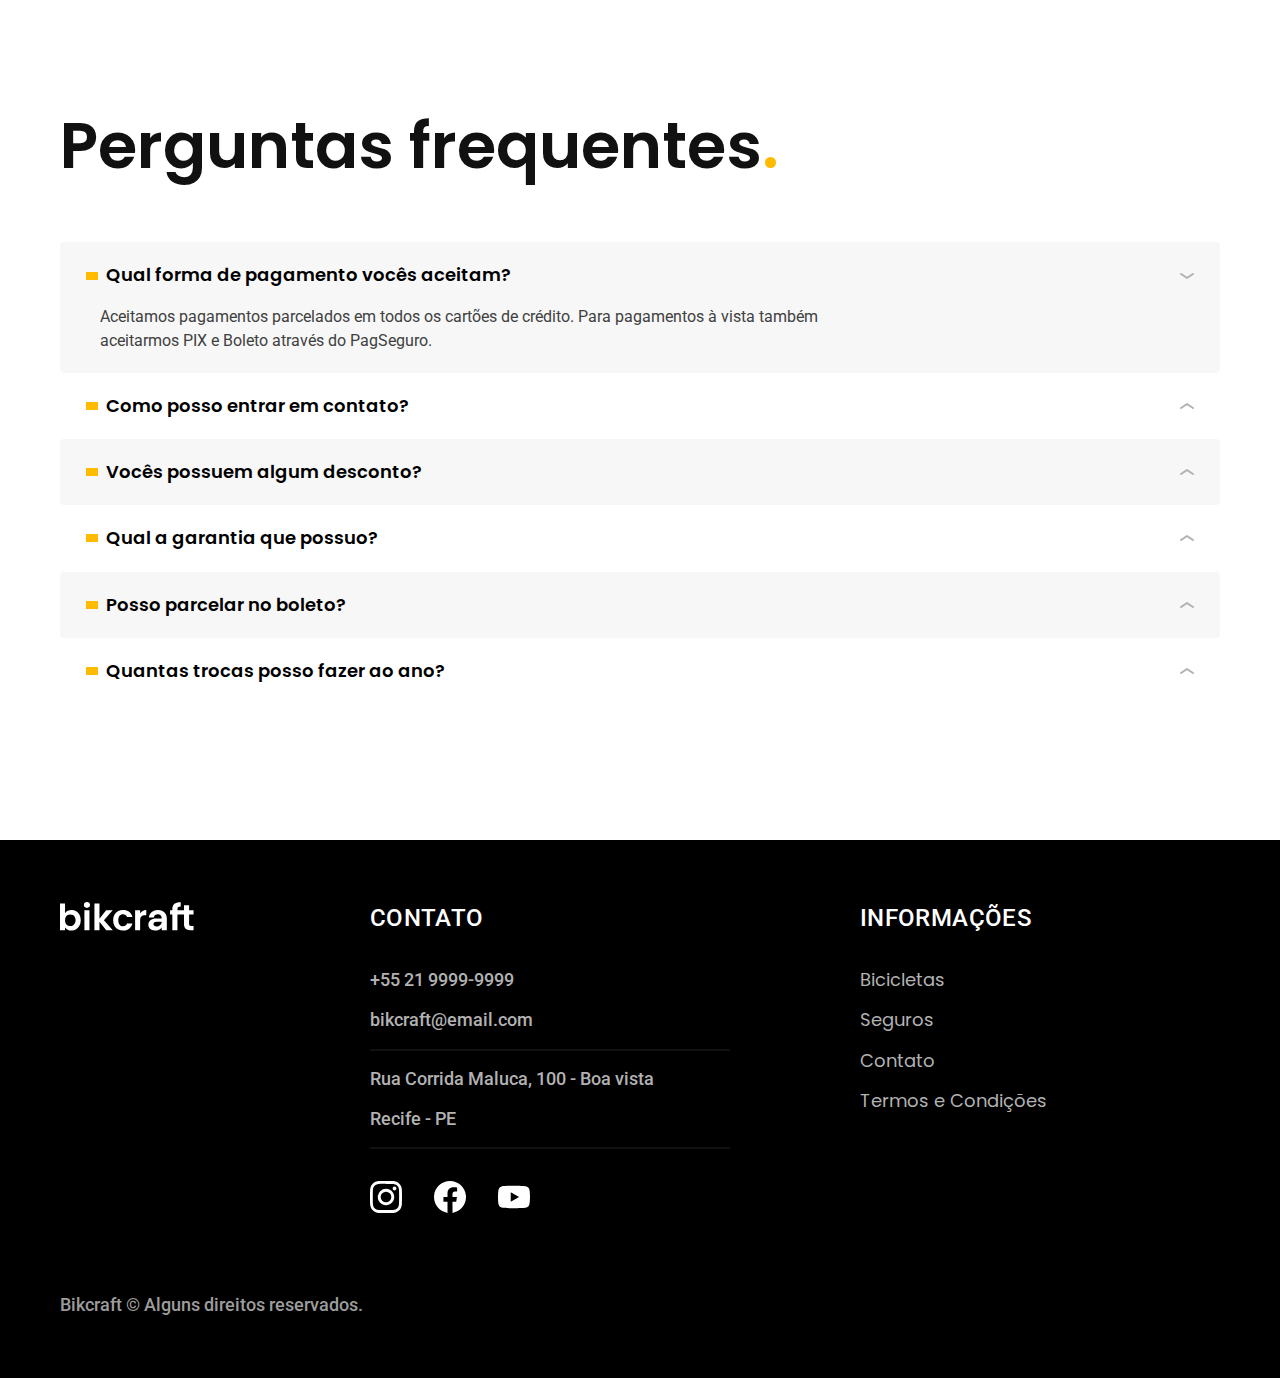
<file: seguros.html>
<!DOCTYPE html>
<html lang="pt-br">

<head>
    <meta charset="UTF-8">
    <meta http-equiv="X-UA-Compatible" content="IE=edge">
    <meta name="viewport" content="width=device-width, initial-scale=1.0">
    <title>Seguros | Bikcraft</title>
    <meta name="description" content="Termos e condições">
    <link rel="preload" href="./css/style.css" as="style">
    <script src="./js/script.js" defer></script>
    <link rel="stylesheet" href="./css/style.css">
    <link rel="preconnect" href="https://fonts.googleapis.com">
    <link rel="preconnect" href="https://fonts.gstatic.com" crossorigin>
    <link
        href="https://fonts.googleapis.com/css2?family=Merriweather:ital,wght@1,900&family=Poppins:wght@400;600&family=Roboto:wght@400;500&display=swap"
        rel="stylesheet">
   <script>document.documentElement.classList.add('js')//script para caso javascript não funcione ou esteja desabilitado não atrapalhe o fluxo do site</script>
    <link rel="icon" href="./favicon.svg" type="image/svg+xml">
   <script>document.documentElement.classList.add('js')//script para caso javascript não funcione ou esteja desabilitado não atrapalhe o fluxo do site, então basta adicionar a classe js para itens críticos</script>
</head>

<body id="seguros">
    <header class='header-bg'>
        <div class="header container">
            <a href="./">
                <img src="./img/bikcraft.svg" alt="Bikcraft logo">
            </a>

            <nav aria-label="primaria">
                <ul class='header-menu font-1-m cor-0'>
                    <li><a href='./bicicletas.html'>Bicicletas</a></li>
                    <li><a href='./seguros.html'>Seguros</a></li>
                    <li><a href='./contato.html'>Contato</a></li>
                </ul>
            </nav>
        </div>
    </header>

    <main class="seguros-bg">
        <div class="titulo-bg">
            <div class="titulo container">
                <p class="font-2-l-b cor-5">escolha o seguro</p>
                <h1 class="font-1-xxl cor-0">Você seguro<span class="cor-p1">.</span></h1>
            </div>
        </div>

        <div class="seguros container">
            <div class="seguros-item">
                <h3 class="font-1-xl cor-6">PRATA
                </h3>
                <span class="font-1-xl cor-0">
                    R$ 199 <span class="font-1-xs cor-6">mensal</span>
                </span>
                <ul class="font-2-m cor-0">
                    <li>Duas trocas por ano</li>
                    <li>Assistência técnica</li>
                    <li>Suporte 08h ás 18h</li>
                    <li>Cobertura estadual</li>
                </ul>
                <a href="./orcamento.html?tipo=seguro&produto=prata" class="botao secundario">Inscreva-se</a>
            </div>
            <div class="seguros-item">
                <h3 class="font-1-xl cor-p1">OURO
                </h3>
                <span class="font-1-xl cor-0">
                    R$ 299 <span class="font-1-xs cor-6">mensal</span>
                </span>
                <ul class="font-2-m cor-0">
                    <li>Cinco trocas por ano</li>
                    <li>Assistência especial</li>
                    <li>Suporte 24h</li>
                    <li>Cobertura nacional</li>
                    <li>Desconto em parceiros</li>
                    <li>Acesso ao clube Bikcraft</li>
                </ul>
                <a href="./orcamento.html?tipo=seguro&produto=ouro" class="botao">Inscreva-se</a>
            </div>
        </div>
    </main>

    <article class="vantagens-bg">
        <div class="vantagens container">
            <h2 class="font-1-xxl cor-0">vantagens<span class="cor-p1">.</span></h2>
            <ul>
                <li>
                    <img src="./img/icones/eletrica.svg" alt="">
                    <h3 class="font-1-l cor-0">Reparo Elétrico</h3>
                    <p class="font-2-s cor-5">Garantimos o reparo completo do seu motor em caso de falhas. Sabemos que
                        falhas são raras, mas estamos aqui para caso ocorra.</p>

                </li>
                <li>
                    <img src="./img/icones/carbono.svg" alt="">
                    <h3 class="font-1-l cor-0">Carbono</h3>
                    <p class="font-2-s cor-5">Nossos quadros são feitos para durar para sempre. Mas caso algo ocorra,
                        ficamos felizes em reparar.</p>

                </li>
                <li>
                    <img src="./img/icones/sustentavel.svg" alt="">
                    <h3 class="font-1-l cor-0">Sustentável</h3>
                    <p class="font-2-s cor-5">Trabalhamos com a filosofia de desperdício zero. Qualquer parte defeituosa
                        é reciclada e reutilizada em outro projeto.</p>

                </li>
                <li>
                    <img src="./img/icones/rastreador.svg" alt="">
                    <h3 class="font-1-l cor-0">Rastreador</h3>
                    <p class="font-2-s cor-5">Utilizamos o GPS da sua Bikcraft em conjunto com especialistas em
                        segurança para efetuarmos a recuperação.</p>

                </li>
                <li>
                    <img src="./img/icones/seguro.svg" alt="">
                    <h3 class="font-1-l cor-0">Segurança</h3>
                    <p class="font-2-s cor-5">Com o seguro Bikcraft você pode ficar tranquilo em saber que o seu
                        dinheiro não será perdido em casos de roubo.</p>

                </li>
                <li>
                    <img src="./img/icones/velocidade.svg" alt="">
                    <h3 class="font-1-l cor-0">Rapidez</h3>
                    <p class="font-2-s cor-5">A sua Bikcraft ficará pronta para uso no mesmo dia, caso você traga ela
                        para ser reparada em uma das filiais.</p>

                </li>
            </ul>
        </div>
    </article>

    <article class="perguntas container">
        <h2 class="font-1-xxl">Perguntas frequentes<span class="cor-p1">.</span></h2>

        <dl>
            <div>
                <dt><button class="font-1-m-b" aria-controls="pergunta1" aria-expanded="true">Qual forma de pagamento vocês aceitam?</button></dt>
                <dd id="pergunta1" class="font-2-s cor-9 ativa">Aceitamos pagamentos parcelados em todos os cartões de crédito. Para pagamentos à vista também aceitarmos PIX e Boleto através do PagSeguro.</dd>
            </div>
            <div>
                <dt><button class="font-1-m-b" aria-controls="pergunta2" aria-expanded="false">Como posso entrar em contato?</button></dt>
                <dd id="pergunta2" class="font-2-s cor-9">Aceitamos pagamentos parcelados em todos os cartões de crédito. Para pagamentos à vista também aceitarmos PIX e Boleto através do PagSeguro.</dd>
            </div>
            <div>
                <dt><button class="font-1-m-b" aria-controls="pergunta3" aria-expanded="false">Vocês possuem algum desconto?</button></dt>
                <dd id="pergunta3" class="font-2-s cor-9">Aceitamos pagamentos parcelados em todos os cartões de crédito. Para pagamentos à vista também aceitarmos PIX e Boleto através do PagSeguro.</dd>
            </div>
            <div>
                <dt><button class="font-1-m-b" aria-controls="pergunta4" aria-expanded="false">Qual a garantia que possuo?</button></dt>
                <dd id="pergunta4" class="font-2-s cor-9">Aceitamos pagamentos parcelados em todos os cartões de crédito. Para pagamentos à vista também aceitarmos PIX e Boleto através do PagSeguro.</dd>
            </div>
            <div>
                <dt><button class="font-1-m-b" aria-controls="pergunta5" aria-expanded="false">Posso parcelar no boleto?</button></dt>
                <dd id="pergunta5" class="font-2-s cor-9">Aceitamos pagamentos parcelados em todos os cartões de crédito. Para pagamentos à vista também aceitarmos PIX e Boleto através do PagSeguro.</dd>
            </div>
            <div>
                <dt><button class="font-1-m-b" aria-controls="pergunta6" aria-expanded="false">Quantas trocas posso fazer ao ano?</button></dt>
                <dd id="pergunta6" class="font-2-s cor-9">Aceitamos pagamentos parcelados em todos os cartões de crédito. Para pagamentos à vista também aceitarmos PIX e Boleto através do PagSeguro.</dd>
            </div>
        </dl>

    </article>



    <footer class="footer-bg">
        <div class="footer container">
            <img src="./img/bikcraft.svg" alt="logo bikcraft">
            <div class="footer-contato">
                <h3 class="font-2-l-b cor-0">Contato</h3>
                <ul class=" font-2-m cor-5">
                    <li><a href="tel:+552199999999">+55 21 9999-9999</a></li>
                    <li><a href="mailto:bikcraft@email.com">bikcraft@email.com</a></li>
                    <li>Rua Corrida Maluca, 100 - Boa vista</li>
                    <li>Recife - PE</li>
                </ul>
                <div class="footer-redes">
                    <a href="./"><img src="./img/redes/instagram.svg" alt="Instagram"></a>
                    <a href="./"><img src="./img/redes/facebook.svg" alt="Facebook"></a>
                    <a href="./"><img src="./img/redes/youtube.svg" alt="Youtube"></a>

                </div>
            </div>
            <div class="footer-informacoes">
                <h3 class="font-2-l-b cor-0">Informações</h3>
                <nav>
                    <ul class="font-1-m cor-5">
                        <li><a href='./bicicletas.html'>Bicicletas</a></li>
                        <li><a href='./seguros.html'>Seguros</a></li>
                        <li><a href='./contato.html'>Contato</a></li>
                        <li><a href='./termos.html'>Termos e Condições</a></li>
                    </ul>
                </nav>
            </div>
            <p class="footer-copy font-2-m cor-6">Bikcraft &COPY; Alguns direitos reservados.</p>
        </div>

    </footer>

</body>

</html>
</file>
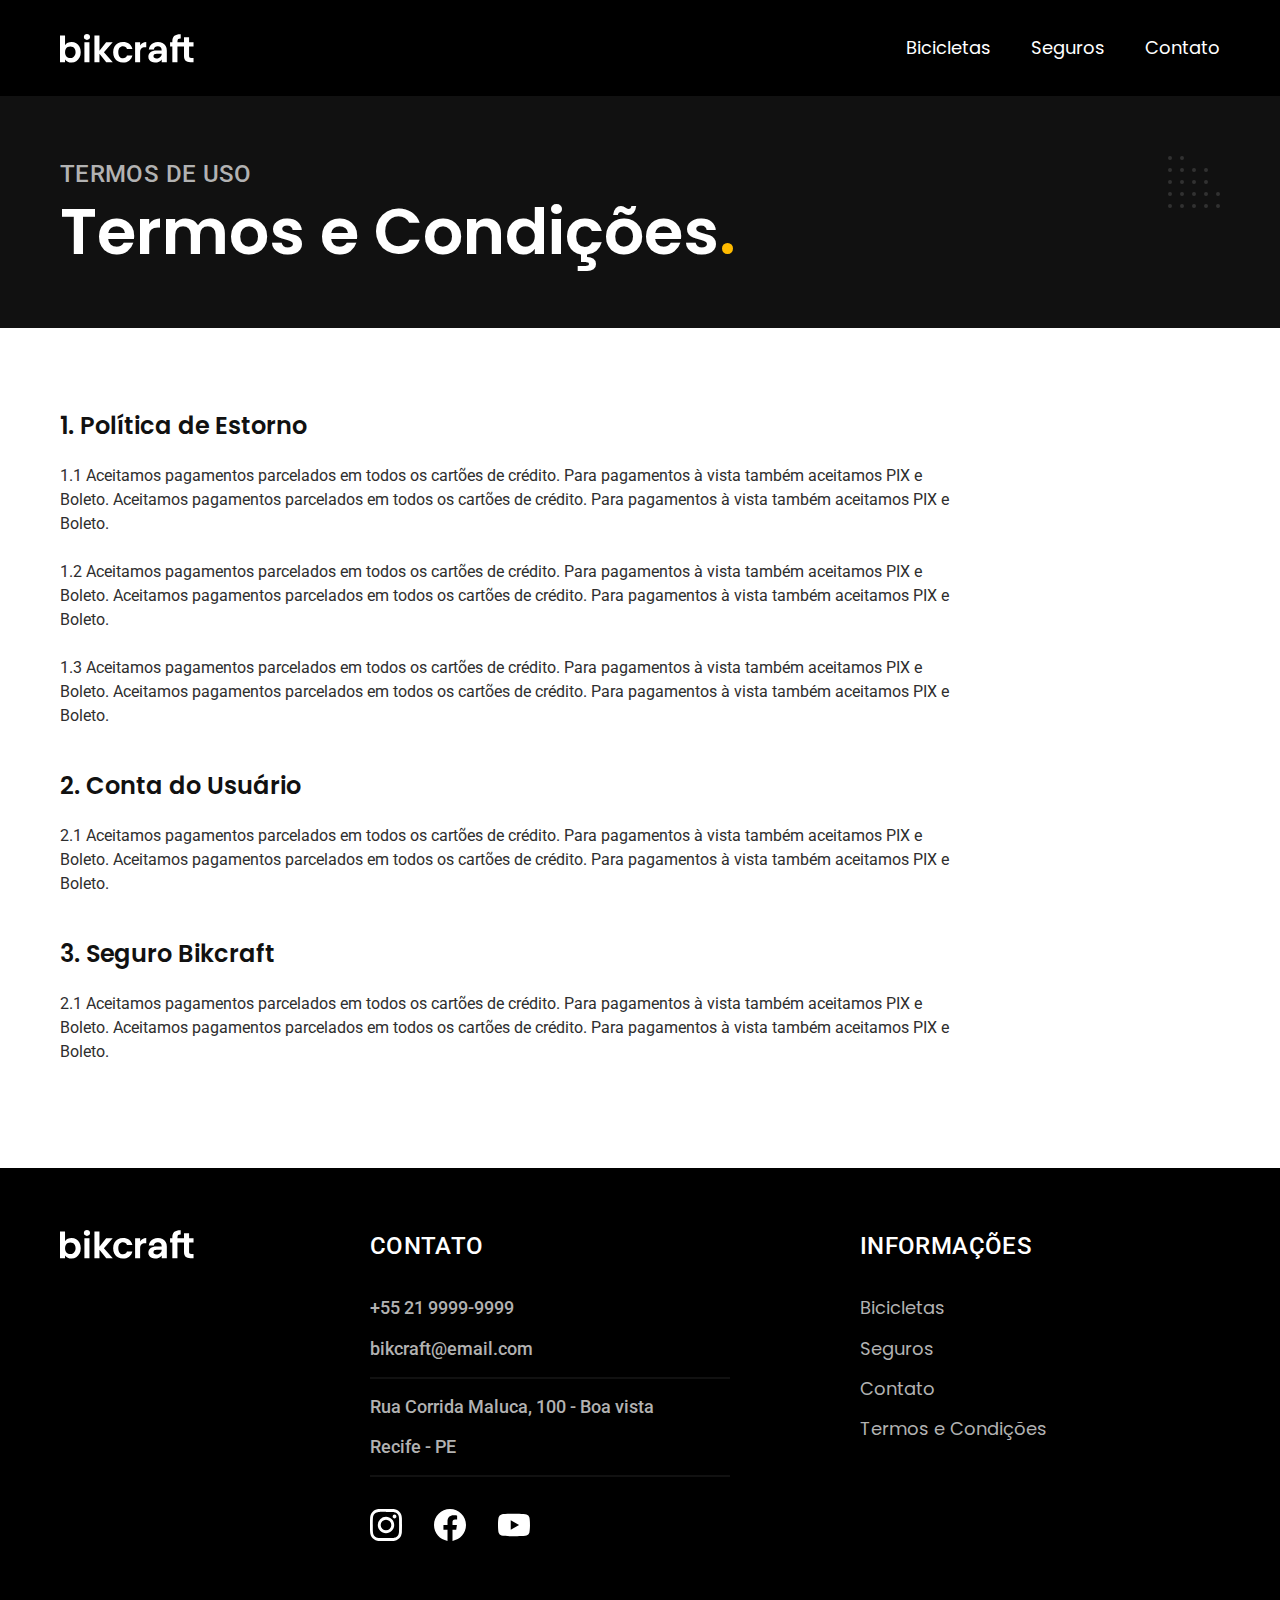
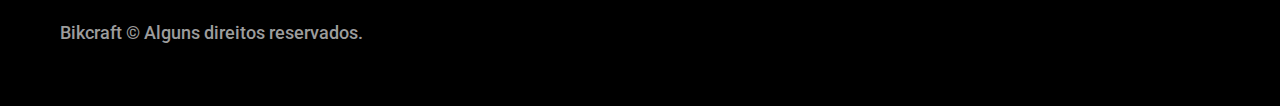
<file: termos.html>
<!DOCTYPE html>
<html lang="pt-br">

<head>
    <meta charset="UTF-8">
    <meta http-equiv="X-UA-Compatible" content="IE=edge">
    <meta name="viewport" content="width=device-width, initial-scale=1.0">
    <title>Termos e condições | Bikcraft</title>
    <meta name="description"
        content="Termos e condições">
    <link rel="preload" href="./css/style.css" as="style">
    <script src="./js/script.js" defer></script>
    <link rel="stylesheet" href="./css/style.css">
    <link rel="preconnect" href="https://fonts.googleapis.com">
    <link rel="preconnect" href="https://fonts.gstatic.com" crossorigin>
    <link
        href="https://fonts.googleapis.com/css2?family=Merriweather:ital,wght@1,900&family=Poppins:wght@400;600&family=Roboto:wght@400;500&display=swap"
        rel="stylesheet">
   <script>document.documentElement.classList.add('js')//script para caso javascript não funcione ou esteja desabilitado não atrapalhe o fluxo do site</script>
    <link rel="icon" href="./favicon.svg" type="image/svg+xml">
   <script>document.documentElement.classList.add('js')//script para caso javascript não funcione ou esteja desabilitado não atrapalhe o fluxo do site, então basta adicionar a classe js para itens críticos</script>
</head>

<body id="termos">
    <header class='header-bg'>
        <div class="header container">
            <a href="./">
                <img src="./img/bikcraft.svg" alt="Bikcraft logo">
            </a>

            <nav aria-label="primaria">
                <ul class='header-menu font-1-m cor-0'>
                    <li><a href='./bicicletas.html'>Bicicletas</a></li>
                    <li><a href='./seguros.html'>Seguros</a></li>
                    <li><a href='./contato.html'>Contato</a></li>
                </ul>
            </nav>
        </div>
    </header>

    <main>
        <div class="titulo-bg">
            <div class="titulo container">
                <p class="font-2-l-b cor-5">Termos de uso</p>
                <h1 class="font-1-xxl cor-0">Termos e Condições<span class="cor-p1">.</span></h1>
            </div>
        </div>

        <div class="termos font-2-s cor-10 container">
            <h2 class="font-1-l cor-11">1. Política de Estorno</h2>
            <p>1.1 Aceitamos pagamentos parcelados em todos os cartões de crédito. Para pagamentos à vista também aceitamos PIX e Boleto. Aceitamos pagamentos parcelados em todos os cartões de crédito. Para pagamentos à vista também aceitamos PIX e Boleto.</p>
            <p>1.2 Aceitamos pagamentos parcelados em todos os cartões de crédito. Para pagamentos à vista também aceitamos PIX e Boleto. Aceitamos pagamentos parcelados em todos os cartões de crédito. Para pagamentos à vista também aceitamos PIX e Boleto.</p>
            <p>1.3 Aceitamos pagamentos parcelados em todos os cartões de crédito. Para pagamentos à vista também aceitamos PIX e Boleto. Aceitamos pagamentos parcelados em todos os cartões de crédito. Para pagamentos à vista também aceitamos PIX e Boleto.</p>
            <h2 class="font-1-l cor-11">2. Conta do Usuário</h2>
            <p>2.1 Aceitamos pagamentos parcelados em todos os cartões de crédito. Para pagamentos à vista também aceitamos PIX e Boleto. Aceitamos pagamentos parcelados em todos os cartões de crédito. Para pagamentos à vista também aceitamos PIX e Boleto.</p>
            <h2 class="font-1-l cor-11">3. Seguro Bikcraft</h2>
            <p>2.1 Aceitamos pagamentos parcelados em todos os cartões de crédito. Para pagamentos à vista também aceitamos PIX e Boleto. Aceitamos pagamentos parcelados em todos os cartões de crédito. Para pagamentos à vista também aceitamos PIX e Boleto.</p>
        </div>
    </main>



    <footer class="footer-bg">
        <div class="footer container">
            <img src="./img/bikcraft.svg" alt="logo bikcraft">
            <div class="footer-contato">
                <h3 class="font-2-l-b cor-0">Contato</h3>
                <ul class=" font-2-m cor-5">
                    <li><a href="tel:+552199999999">+55 21 9999-9999</a></li>
                    <li><a href="mailto:bikcraft@email.com">bikcraft@email.com</a></li>
                    <li>Rua Corrida Maluca, 100 - Boa vista</li>
                    <li>Recife - PE</li>
                </ul>
                <div class="footer-redes">
                    <a href="./"><img src="./img/redes/instagram.svg" alt="Instagram"></a>
                    <a href="./"><img src="./img/redes/facebook.svg" alt="Facebook"></a>
                    <a href="./"><img src="./img/redes/youtube.svg" alt="Youtube"></a>

                </div>
            </div>
            <div class="footer-informacoes">
                <h3 class="font-2-l-b cor-0">Informações</h3>
                <nav>
                    <ul class="font-1-m cor-5">
                        <li><a href='./bicicletas.html'>Bicicletas</a></li>
                        <li><a href='./seguros.html'>Seguros</a></li>
                        <li><a href='./contato.html'>Contato</a></li>
                        <li><a href='./termos.html'>Termos e Condições</a></li>
                    </ul>
                </nav>
            </div>
            <p class="footer-copy font-2-m cor-6">Bikcraft &COPY; Alguns direitos reservados.</p>
        </div>

    </footer>

</body>

</html>
</file>
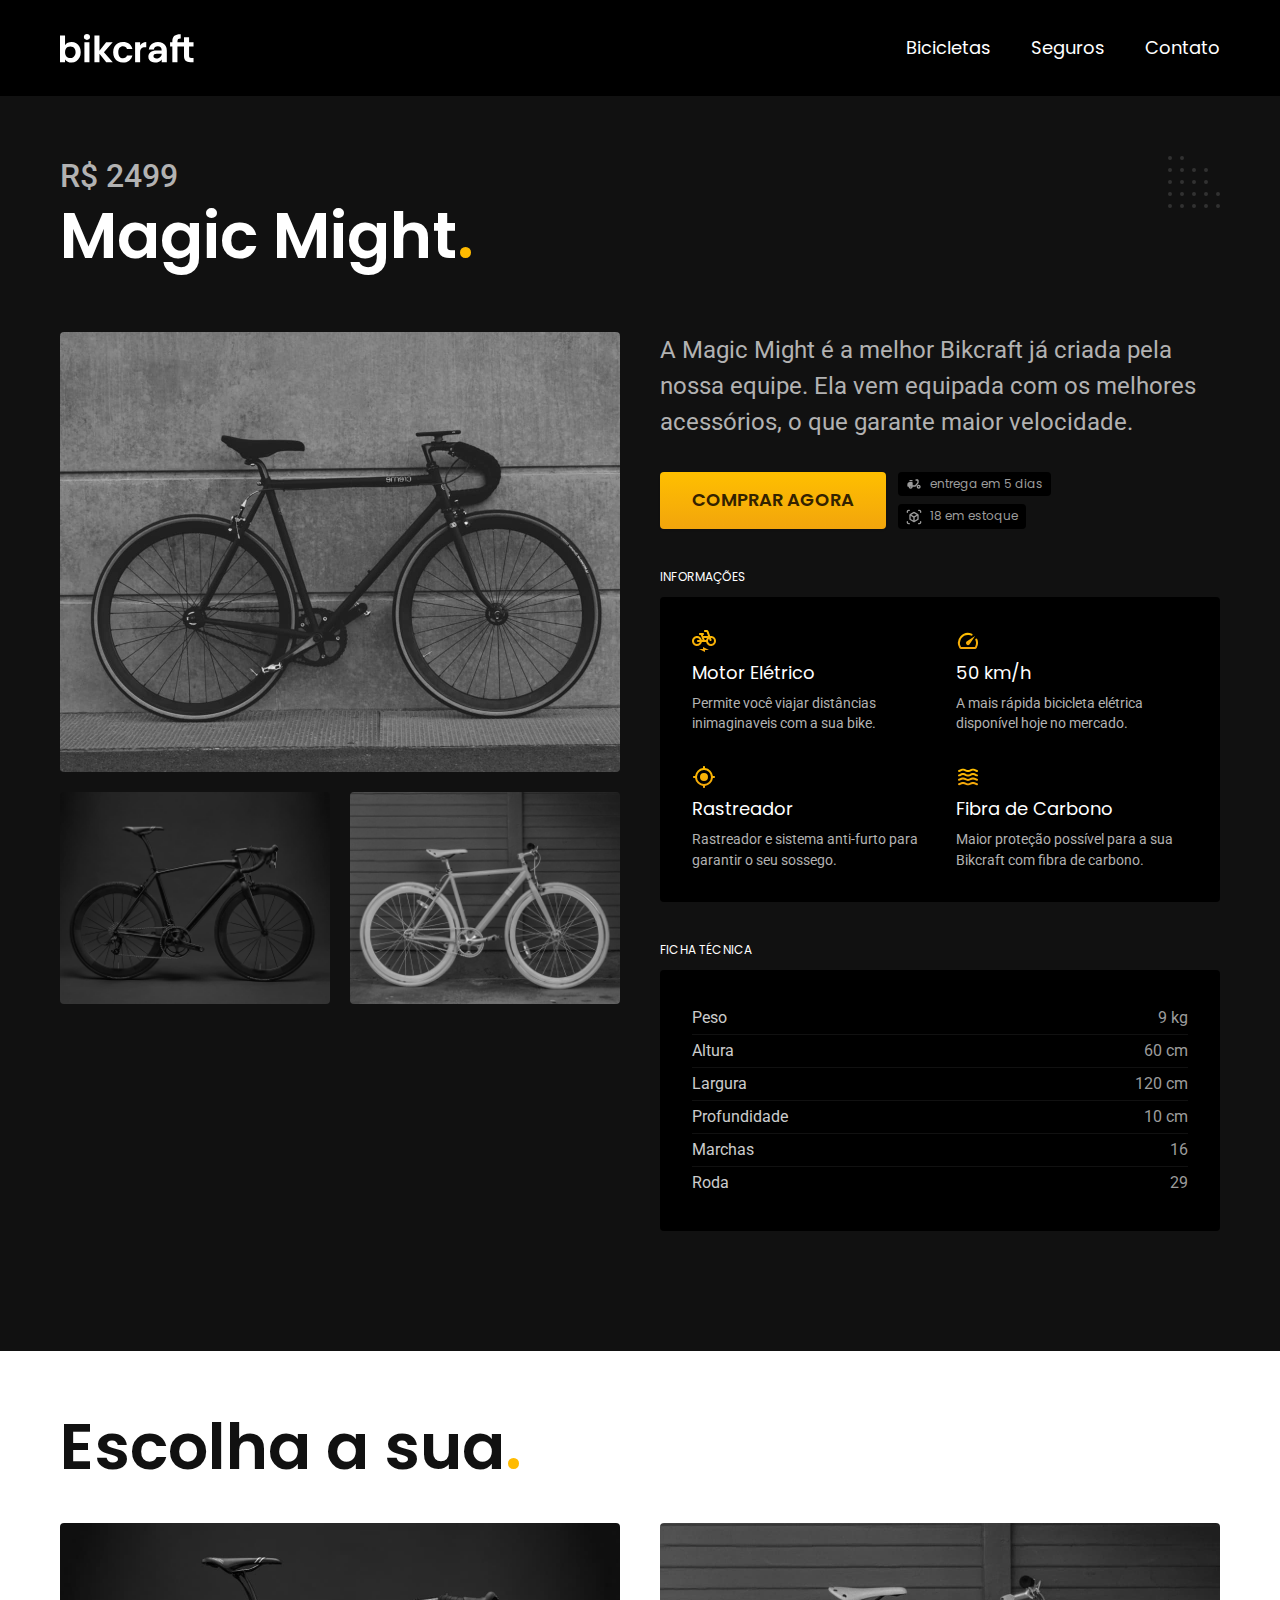
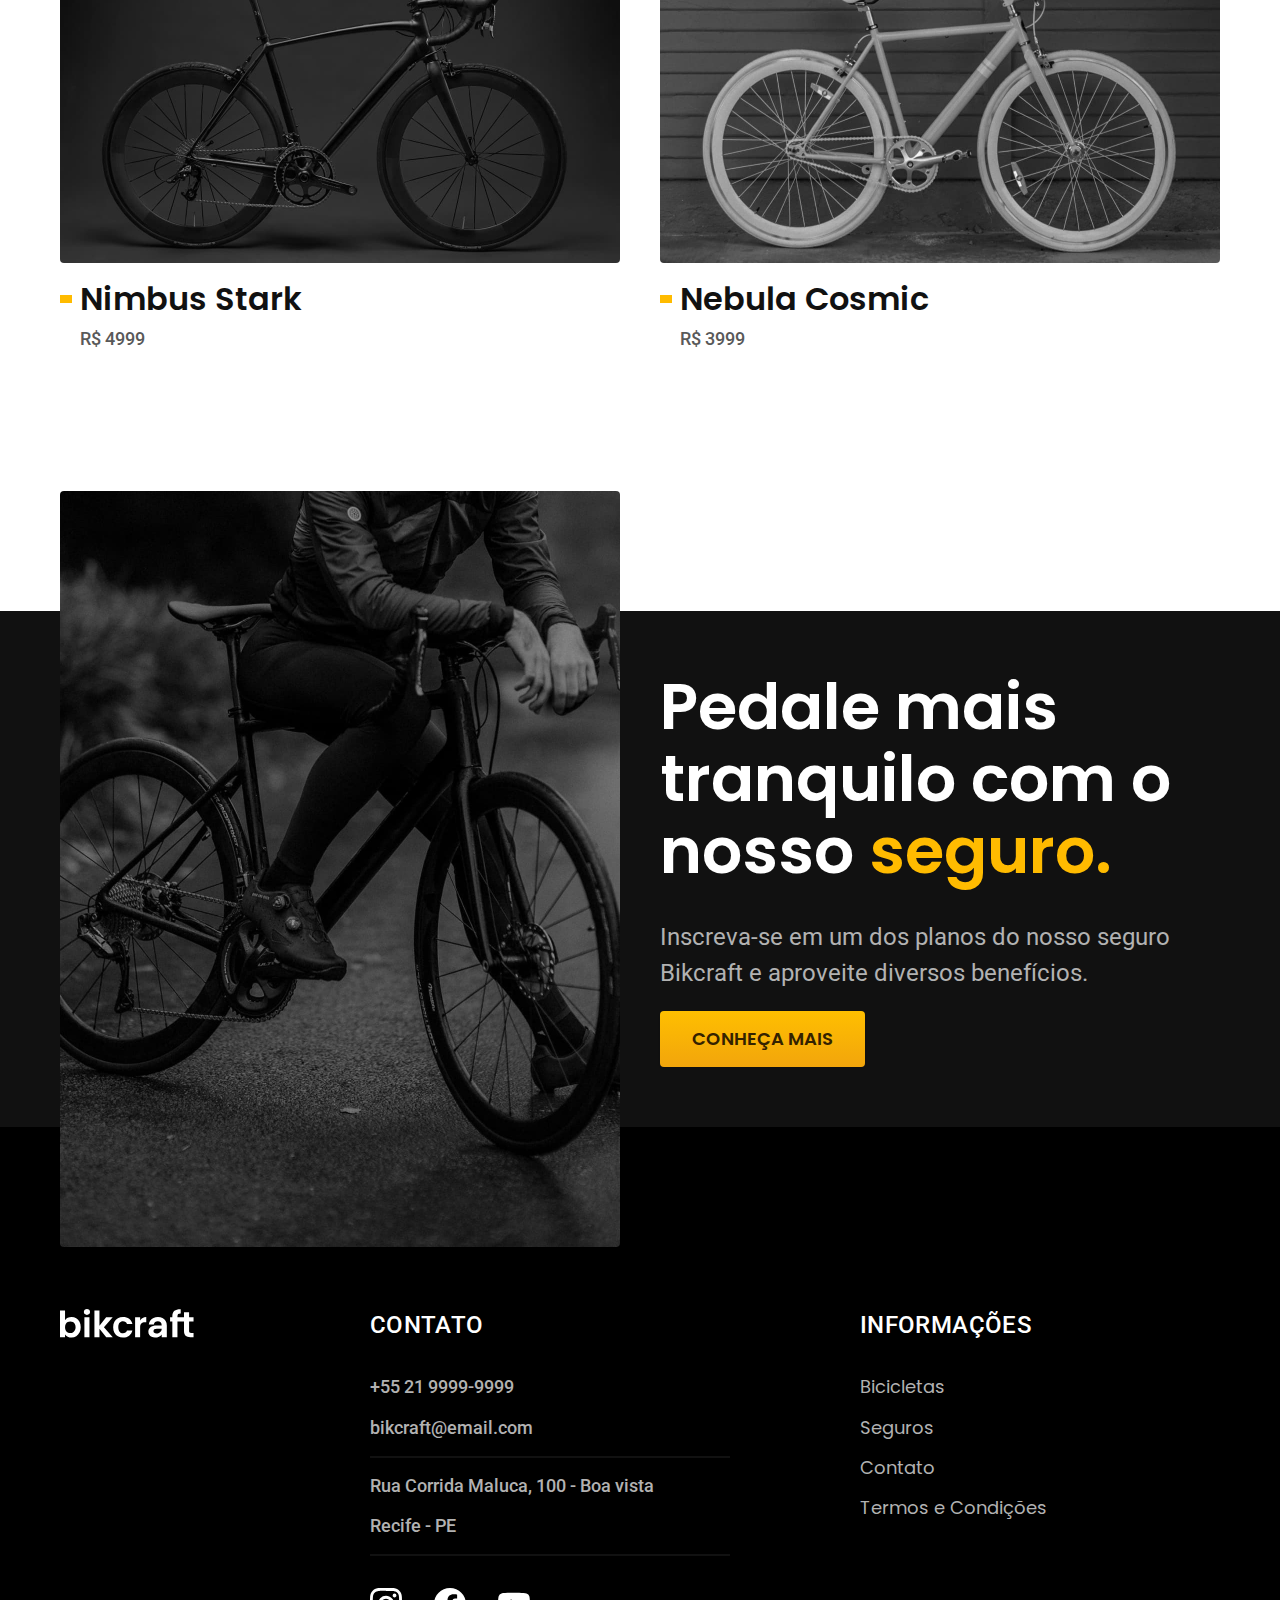
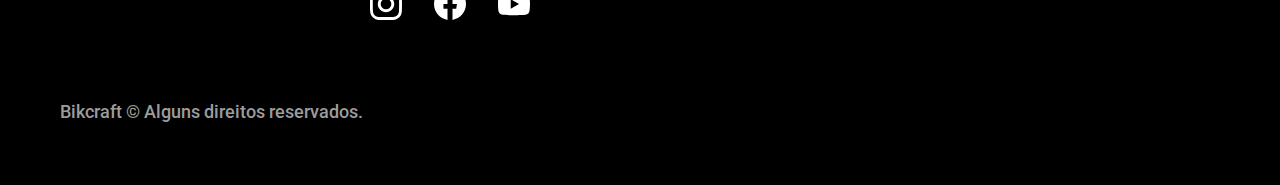
<file: bicicletas/magic.html>
<!DOCTYPE html>
<html lang="pt-br">

<head>
    <meta charset="UTF-8">
    <meta http-equiv="X-UA-Compatible" content="IE=edge">
    <meta name="viewport" content="width=device-width, initial-scale=1.0">
    <title>Magic | Bikcraft</title>
    <meta name="description" content="Magic">
    <script src="../js/script.js" defer></script>
    <link rel="stylesheet" href="../css/style.css">
    <link rel="preconnect" href="https://fonts.googleapis.com">
    <link rel="preconnect" href="https://fonts.gstatic.com" crossorigin>
    <link
        href="https://fonts.googleapis.com/css2?family=Merriweather:ital,wght@1,900&family=Poppins:wght@400;600&family=Roboto:wght@400;500&display=swap"
        rel="stylesheet">
   <script>document.documentElement.classList.add('js')//script para caso javascript não funcione ou esteja desabilitado não atrapalhe o fluxo do site</script>
    <link rel="icon" href="../favicon.svg" type="image/svg+xml">
   <script>document.documentElement.classList.add('js')//script para caso javascript não funcione ou esteja desabilitado não atrapalhe o fluxo do site, então basta adicionar a classe js para itens críticos</script>
</head>

<body id="bicicleta">
    <header class='header-bg'>
        <div class="header container">
            <a href="./">
                <img src="../img/bikcraft.svg" alt="Bikcraft logo">
            </a>

            <nav aria-label="primaria">
                <ul class='header-menu font-1-m cor-0'>
                    <li><a href='../bicicletas.html'>Bicicletas</a></li>
                    <li><a href='../seguros.html'>Seguros</a></li>
                    <li><a href='../contato.html'>Contato</a></li>
                </ul>
            </nav>
        </div>
    </header>
    <main class="titulo-bg">
        <div>
          <div class="titulo container">
            <p class="font-2-xl cor-5">R$ 2499</p>
            <h1 class="font-1-xxl cor-0">Magic Might<span class="cor-p1">.</span></h1>
          </div>
        </div>
        <div class="bicicleta container">
          <div class="bicicleta-imagens">
            <img src="../img/bicicleta/nimbus2.jpg" alt="">
            <img src="../img/bicicleta/nimbus1.jpg" alt="">
            <img src="../img/bicicleta/nimbus3.jpg" alt="">
          </div>
          <div class="bicicleta-conteudo">
            <p class="font-2-l cor-5">A Magic Might é a melhor Bikcraft já criada pela nossa equipe. Ela vem equipada com os melhores acessórios, o que garante maior velocidade.</p>
            <div class="bicicleta-comprar">
              <a class="botao" href="../orcamento.html?tipo=bikcraft&produto=magic">Comprar Agora</a>
              <span class="font-1-xs cor-6"><img src="../img/icones/entrega.svg" alt=""> entrega em 5 dias</span>
              <span class="font-1-xs cor-6"><img src="../img/icones/estoque.svg" alt=""> 18 em estoque</span>
            </div>
    
            <h2 class="font-1-xs cor-0">Informações</h2>
            <ul class="bicicleta-informacoes">
              <li>
                <img src="../img/icones/eletrica.svg" alt="">
                <h3 class="font-1-m cor-0">Motor Elétrico</h3>
                <p class="font-2-xs cor-5">Permite você viajar distâncias inimaginaveis com a sua bike.</p>
              </li>
              <li>
                <img src="../img/icones/velocidade.svg" alt="">
                <h3 class="font-1-m cor-0">50 km/h</h3>
                <p class="font-2-xs cor-5">A mais rápida bicicleta elétrica disponível hoje no mercado.</p>
              </li>
              <li>
                <img src="../img/icones/rastreador.svg" alt="">
                <h3 class="font-1-m cor-0">Rastreador</h3>
                <p class="font-2-xs cor-5">Rastreador e sistema anti-furto para garantir o seu sossego.</p>
              </li>
              <li>
                <img src="../img/icones/carbono.svg" alt="">
                <h3 class="font-1-m cor-0">Fibra de Carbono</h3>
                <p class="font-2-xs cor-5">Maior proteção possível para a sua Bikcraft com fibra de carbono.</p>
              </li>
            </ul>
            <h2 class="font-1-xs cor-0">Ficha Técnica</h2>
            <ul class="bicicleta-ficha font-2-s cor-4">
              <li>Peso <span>9 kg</span></li>
              <li>Altura <span>60 cm</span></li>
              <li>Largura <span>120 cm</span></li>
              <li>Profundidade <span>10 cm</span></li>
              <li>Marchas <span>16</span></li>
              <li>Roda <span>29</span></li>
            </ul>
          </div>
        </div>
      </main>
      <article class="bicicletas-lista container ">
        <h2 class="font-1-xxl">Escolha a sua<span class="cor-p1">.</span></h2>

        <ul>
            <li>
                <a href="./nimbus.html">
                    <img src="../img/bicicletas/nimbus.jpg" alt="Bicicleta preta">
                    <h3 class="font-1-xl">Nimbus Stark</h3>
                    <span class="font-2-m cor-8">R$ 4999</span>
                </a>
            </li>
            <li>
                <a href="./nebula.html">
                    <img src="../img/bicicletas/nebula.jpg" alt="Bicicleta preta">
                    <h3 class="font-1-xl">Nebula Cosmic</h3>
                    <span class="font-2-m cor-8">R$ 3999</span>
                </a>

            </li>
        </ul>
    </article>

    <article class="seguro-bg">
        <div class="seguro container">
            <div class="seguro-imagem">
                <img src="../img/fotos/seguros.jpg" alt="pessoa em uma bicicleta">
            </div>
            <div class="seguro-conteudo">
                <h2 class="font-1-xxl cor-0">Pedale mais tranquilo com o nosso <span class="cor-p1">seguro.</span></h2>
                <p class="font-2-l cor-5">Inscreva-se em um dos planos do nosso seguro Bikcraft e aproveite diversos benefícios.</p>
                <a class="botao" href="../seguros.html">Conheça Mais</a>
            </div>

        </div>
    </article>


    <footer class="footer-bg">
        <div class="footer container">
            <img src="../img/bikcraft.svg" alt="logo bikcraft">
            <div class="footer-contato">
                <h3 class="font-2-l-b cor-0">Contato</h3>
                <ul class=" font-2-m cor-5">
                    <li><a href="tel:+552199999999">+55 21 9999-9999</a></li>
                    <li><a href="mailto:bikcraft@email.com">bikcraft@email.com</a></li>
                    <li>Rua Corrida Maluca, 100 - Boa vista</li>
                    <li>Recife - PE</li>
                </ul>
                <div class="footer-redes">
                    <a href="../"><img src="../img/redes/instagram.svg" alt="Instagram"></a>
                    <a href="../"><img src="../img/redes/facebook.svg" alt="Facebook"></a>
                    <a href="../"><img src="../img/redes/youtube.svg" alt="Youtube"></a>

                </div>
            </div>
            <div class="footer-informacoes">
                <h3 class="font-2-l-b cor-0">Informações</h3>
                <nav>
                    <ul class="font-1-m cor-5">
                        <li><a href='../bicicletas.html'>Bicicletas</a></li>
                        <li><a href='../seguros.html'>Seguros</a></li>
                        <li><a href='../contato.html'>Contato</a></li>
                        <li><a href='../termos.html'>Termos e Condições</a></li>
                    </ul>
                </nav>
            </div>
            <p class="footer-copy font-2-m cor-6">Bikcraft &COPY; Alguns direitos reservados.</p>
        </div>

    </footer>

</body>

</html>
</file>
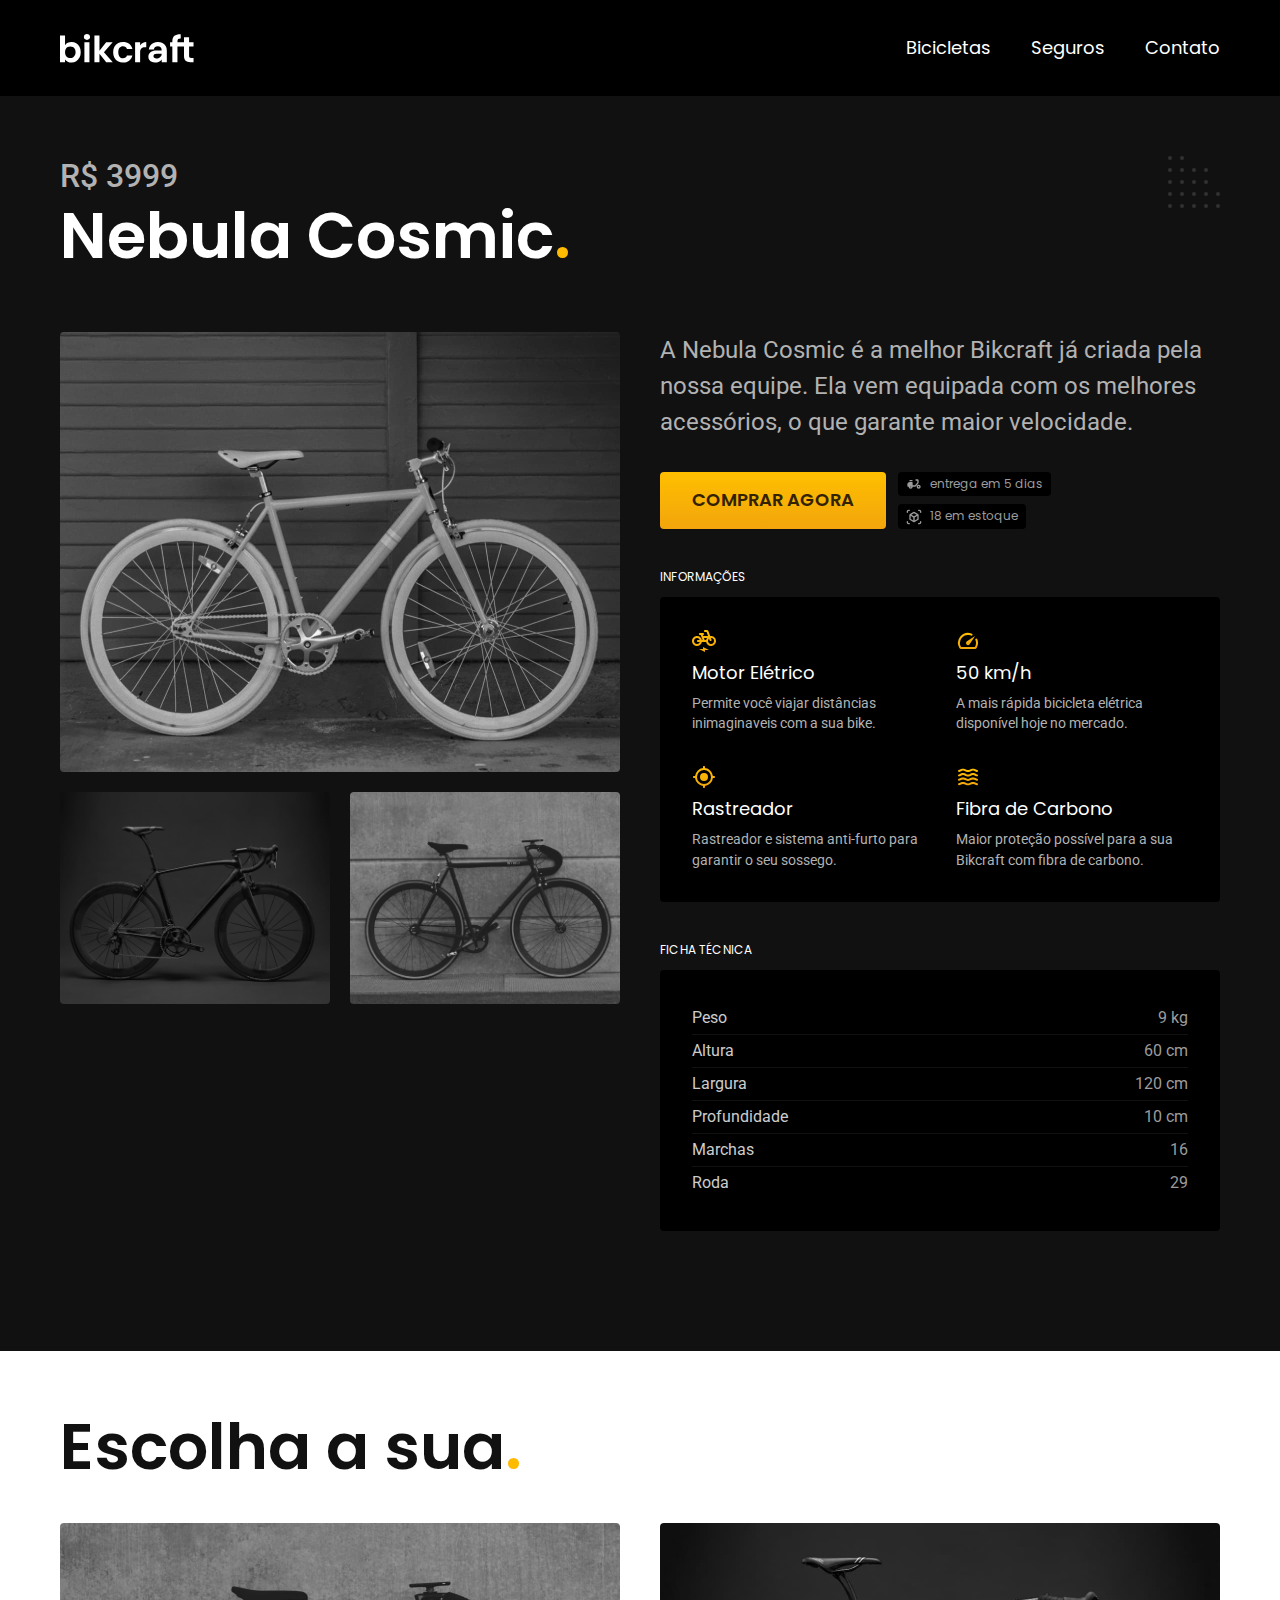
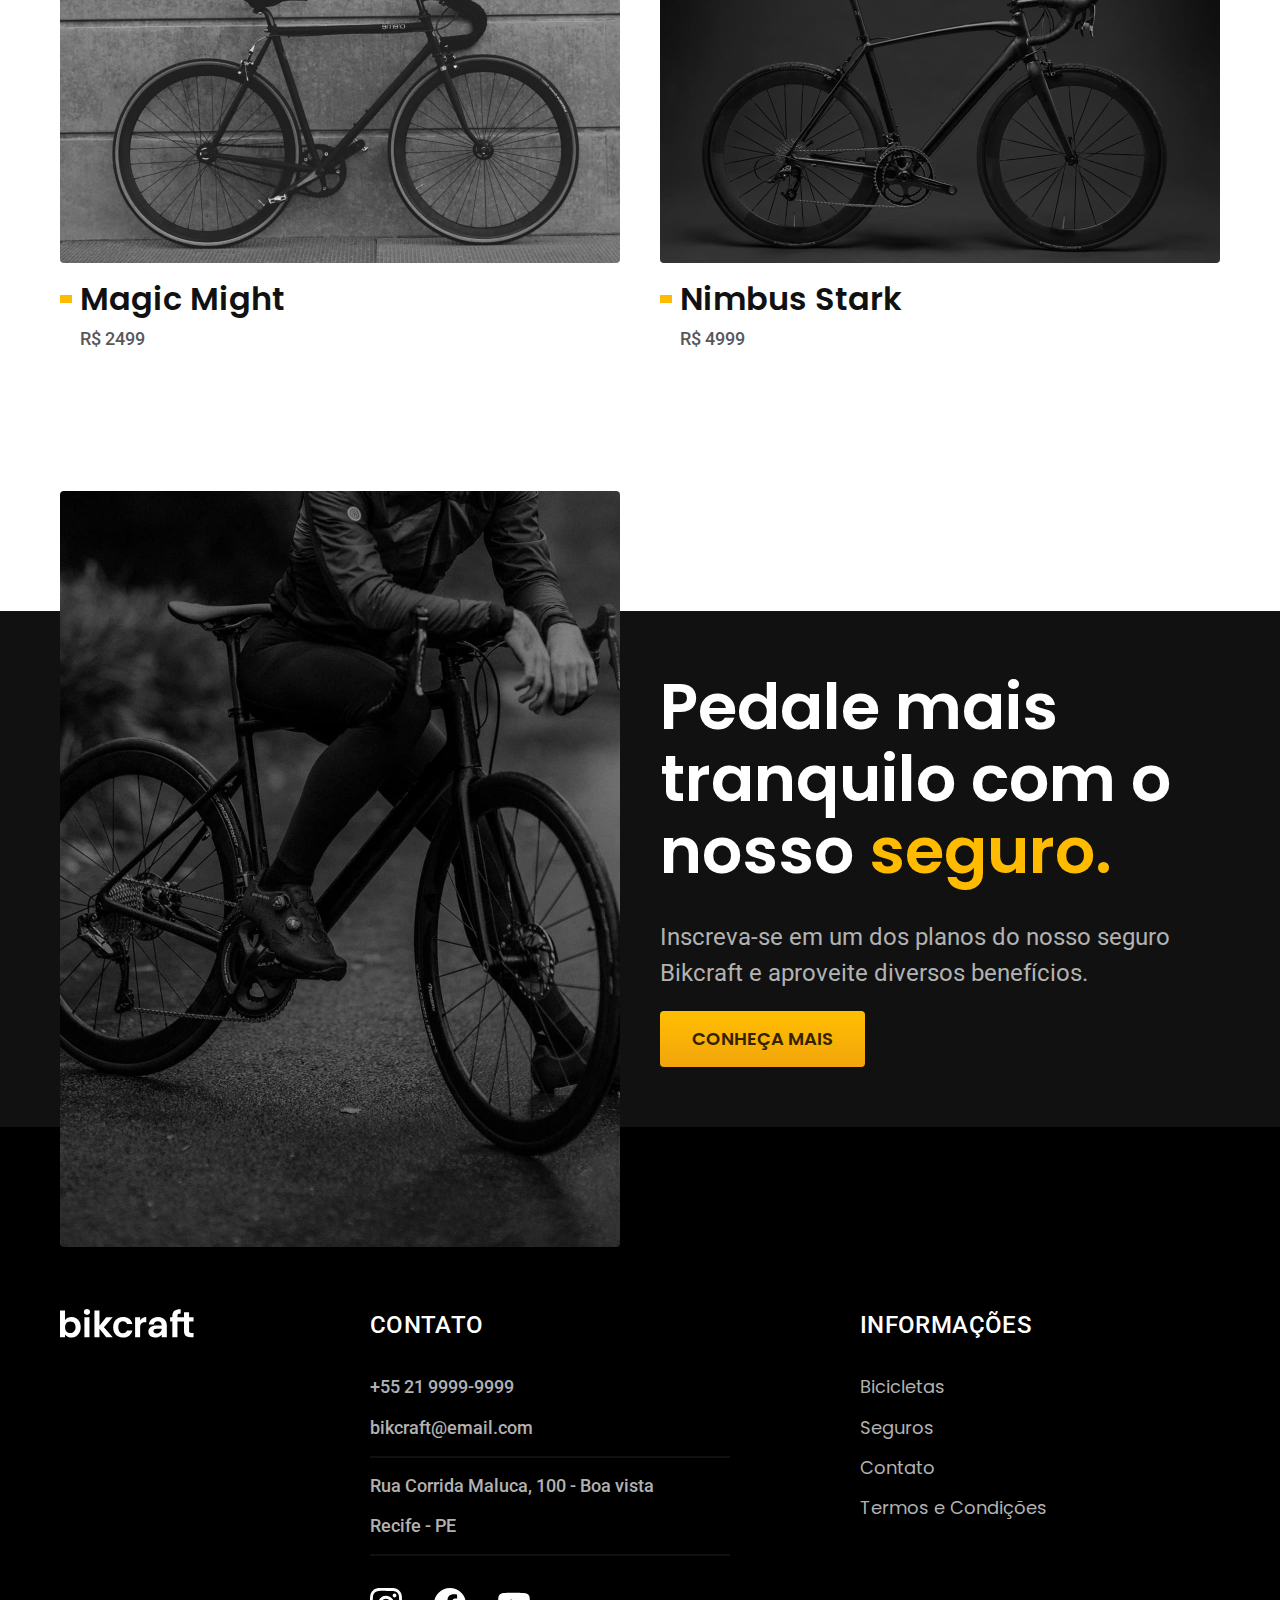
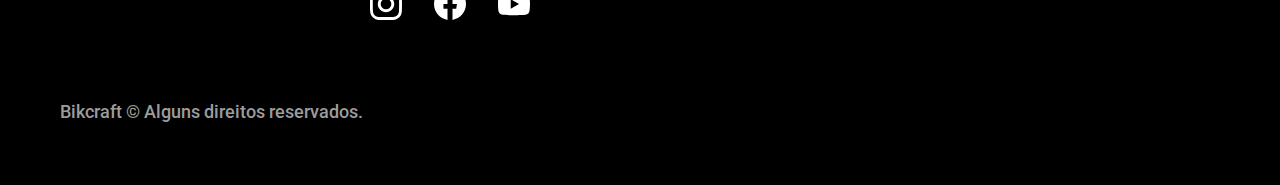
<file: bicicletas/nebula.html>
<!DOCTYPE html>
<html lang="pt-br">

<head>
    <meta charset="UTF-8">
    <meta http-equiv="X-UA-Compatible" content="IE=edge">
    <meta name="viewport" content="width=device-width, initial-scale=1.0">
    <title>Nebula | Bikcraft</title>
    <meta name="description" content="Nebula">
    <script src="../js/script.js" defer></script>
    <link rel="stylesheet" href="../css/style.css">
    <link rel="preconnect" href="https://fonts.googleapis.com">
    <link rel="preconnect" href="https://fonts.gstatic.com" crossorigin>
    <link
        href="https://fonts.googleapis.com/css2?family=Merriweather:ital,wght@1,900&family=Poppins:wght@400;600&family=Roboto:wght@400;500&display=swap"
        rel="stylesheet">
   <script>document.documentElement.classList.add('js')//script para caso javascript não funcione ou esteja desabilitado não atrapalhe o fluxo do site</script>
    <link rel="icon" href="../favicon.svg" type="image/svg+xml">
   <script>document.documentElement.classList.add('js')//script para caso javascript não funcione ou esteja desabilitado não atrapalhe o fluxo do site, então basta adicionar a classe js para itens críticos</script>
</head>

<body id="bicicleta">
    <header class='header-bg'>
        <div class="header container">
            <a href="./">
                <img src="../img/bikcraft.svg" alt="Bikcraft logo">
            </a>

            <nav aria-label="primaria">
                <ul class='header-menu font-1-m cor-0'>
                    <li><a href='../bicicletas.html'>Bicicletas</a></li>
                    <li><a href='../seguros.html'>Seguros</a></li>
                    <li><a href='../contato.html'>Contato</a></li>
                </ul>
            </nav>
        </div>
    </header>
    <main class="titulo-bg">
        <div>
          <div class="titulo container">
            <p class="font-2-xl cor-5">R$ 3999</p>
            <h1 class="font-1-xxl cor-0">Nebula Cosmic<span class="cor-p1">.</span></h1>
          </div>
        </div>
        <div class="bicicleta container">
          <div class="bicicleta-imagens">
            <img src="../img/bicicleta/nimbus3.jpg" alt="">
            <img src="../img/bicicleta/nimbus1.jpg" alt="">
            <img src="../img/bicicleta/nimbus2.jpg" alt="">
          </div>
          <div class="bicicleta-conteudo">
            <p class="font-2-l cor-5">A Nebula Cosmic é a melhor Bikcraft já criada pela nossa equipe. Ela vem equipada com os melhores acessórios, o que garante maior velocidade.</p>
            <div class="bicicleta-comprar">
              <a class="botao" href="../orcamento.html?tipo=bikcraft&produto=nebula">Comprar Agora</a>
              <span class="font-1-xs cor-6"><img src="../img/icones/entrega.svg" alt=""> entrega em 5 dias</span>
              <span class="font-1-xs cor-6"><img src="../img/icones/estoque.svg" alt=""> 18 em estoque</span>
            </div>
    
            <h2 class="font-1-xs cor-0">Informações</h2>
            <ul class="bicicleta-informacoes">
              <li>
                <img src="../img/icones/eletrica.svg" alt="">
                <h3 class="font-1-m cor-0">Motor Elétrico</h3>
                <p class="font-2-xs cor-5">Permite você viajar distâncias inimaginaveis com a sua bike.</p>
              </li>
              <li>
                <img src="../img/icones/velocidade.svg" alt="">
                <h3 class="font-1-m cor-0">50 km/h</h3>
                <p class="font-2-xs cor-5">A mais rápida bicicleta elétrica disponível hoje no mercado.</p>
              </li>
              <li>
                <img src="../img/icones/rastreador.svg" alt="">
                <h3 class="font-1-m cor-0">Rastreador</h3>
                <p class="font-2-xs cor-5">Rastreador e sistema anti-furto para garantir o seu sossego.</p>
              </li>
              <li>
                <img src="../img/icones/carbono.svg" alt="">
                <h3 class="font-1-m cor-0">Fibra de Carbono</h3>
                <p class="font-2-xs cor-5">Maior proteção possível para a sua Bikcraft com fibra de carbono.</p>
              </li>
            </ul>
            <h2 class="font-1-xs cor-0">Ficha Técnica</h2>
            <ul class="bicicleta-ficha font-2-s cor-4">
              <li>Peso <span>9 kg</span></li>
              <li>Altura <span>60 cm</span></li>
              <li>Largura <span>120 cm</span></li>
              <li>Profundidade <span>10 cm</span></li>
              <li>Marchas <span>16</span></li>
              <li>Roda <span>29</span></li>
            </ul>
          </div>
        </div>
      </main>
      <article class="bicicletas-lista container ">
        <h2 class="font-1-xxl">Escolha a sua<span class="cor-p1">.</span></h2>

        <ul>
            <li>
                <a href="./magic.html">
                    <img src="../img/bicicletas/magic.jpg" alt="Bicicleta preta">
                    <h3 class="font-1-xl">Magic Might</h3>
                    <span class="font-2-m cor-8">R$ 2499</span>
                </a>
            </li>
            <li>
                <a href="./nebula.html">
                    <img src="../img/bicicletas/nimbus.jpg" alt="Bicicleta preta">
                    <h3 class="font-1-xl">Nimbus Stark</h3>
                    <span class="font-2-m cor-8">R$ 4999</span>
                </a>

            </li>
        </ul>
    </article>

    <article class="seguro-bg">
        <div class="seguro container">
            <div class="seguro-imagem">
                <img src="../img/fotos/seguros.jpg" alt="pessoa em uma bicicleta">
            </div>
            <div class="seguro-conteudo">
                <h2 class="font-1-xxl cor-0">Pedale mais tranquilo com o nosso <span class="cor-p1">seguro.</span></h2>
                <p class="font-2-l cor-5">Inscreva-se em um dos planos do nosso seguro Bikcraft e aproveite diversos benefícios.</p>
                <a class="botao" href="../seguros.html">Conheça Mais</a>
            </div>

        </div>
    </article>


    <footer class="footer-bg">
        <div class="footer container">
            <img src="../img/bikcraft.svg" alt="logo bikcraft">
            <div class="footer-contato">
                <h3 class="font-2-l-b cor-0">Contato</h3>
                <ul class=" font-2-m cor-5">
                    <li><a href="tel:+552199999999">+55 21 9999-9999</a></li>
                    <li><a href="mailto:bikcraft@email.com">bikcraft@email.com</a></li>
                    <li>Rua Corrida Maluca, 100 - Boa vista</li>
                    <li>Recife - PE</li>
                </ul>
                <div class="footer-redes">
                    <a href="../"><img src="../img/redes/instagram.svg" alt="Instagram"></a>
                    <a href="../"><img src="../img/redes/facebook.svg" alt="Facebook"></a>
                    <a href="../"><img src="../img/redes/youtube.svg" alt="Youtube"></a>

                </div>
            </div>
            <div class="footer-informacoes">
                <h3 class="font-2-l-b cor-0">Informações</h3>
                <nav>
                    <ul class="font-1-m cor-5">
                        <li><a href='../bicicletas.html'>Bicicletas</a></li>
                        <li><a href='../seguros.html'>Seguros</a></li>
                        <li><a href='../contato.html'>Contato</a></li>
                        <li><a href='../termos.html'>Termos e Condições</a></li>
                    </ul>
                </nav>
            </div>
            <p class="footer-copy font-2-m cor-6">Bikcraft &COPY; Alguns direitos reservados.</p>
        </div>

    </footer>

</body>

</html>
</file>
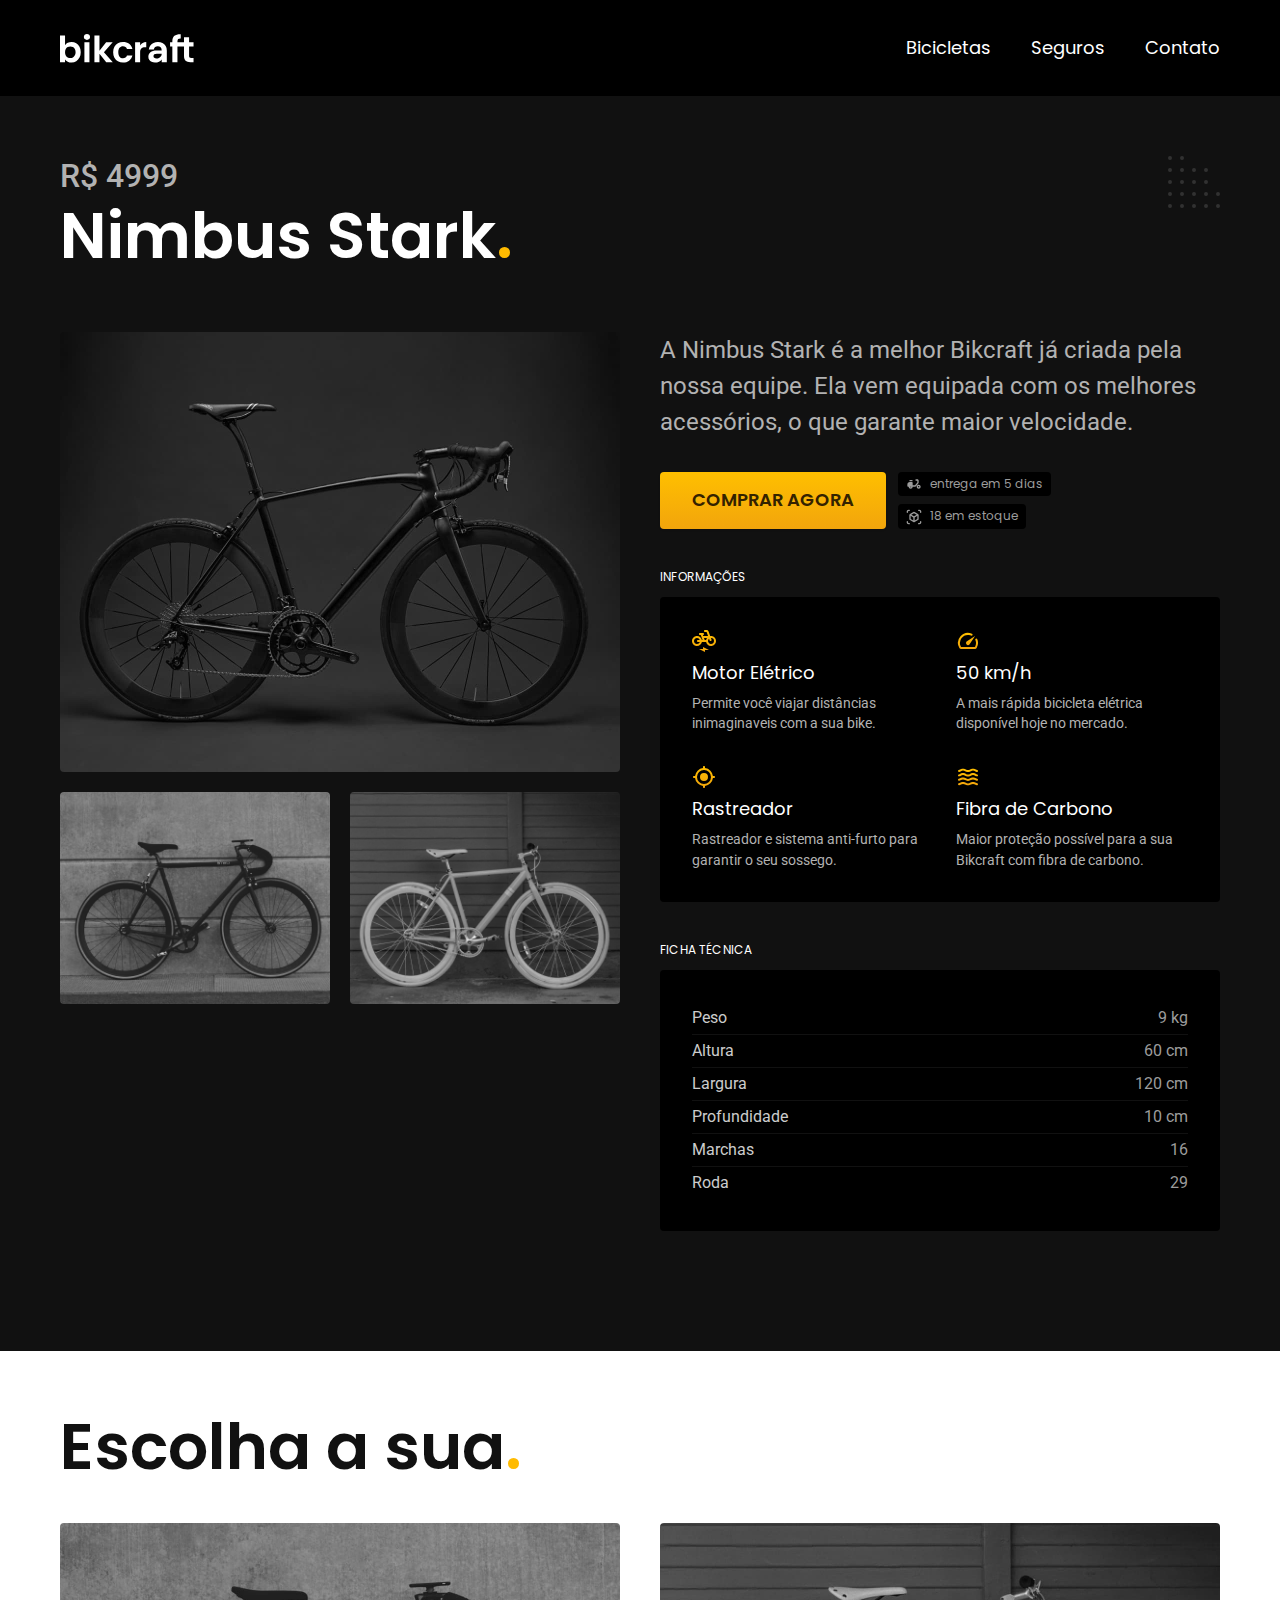
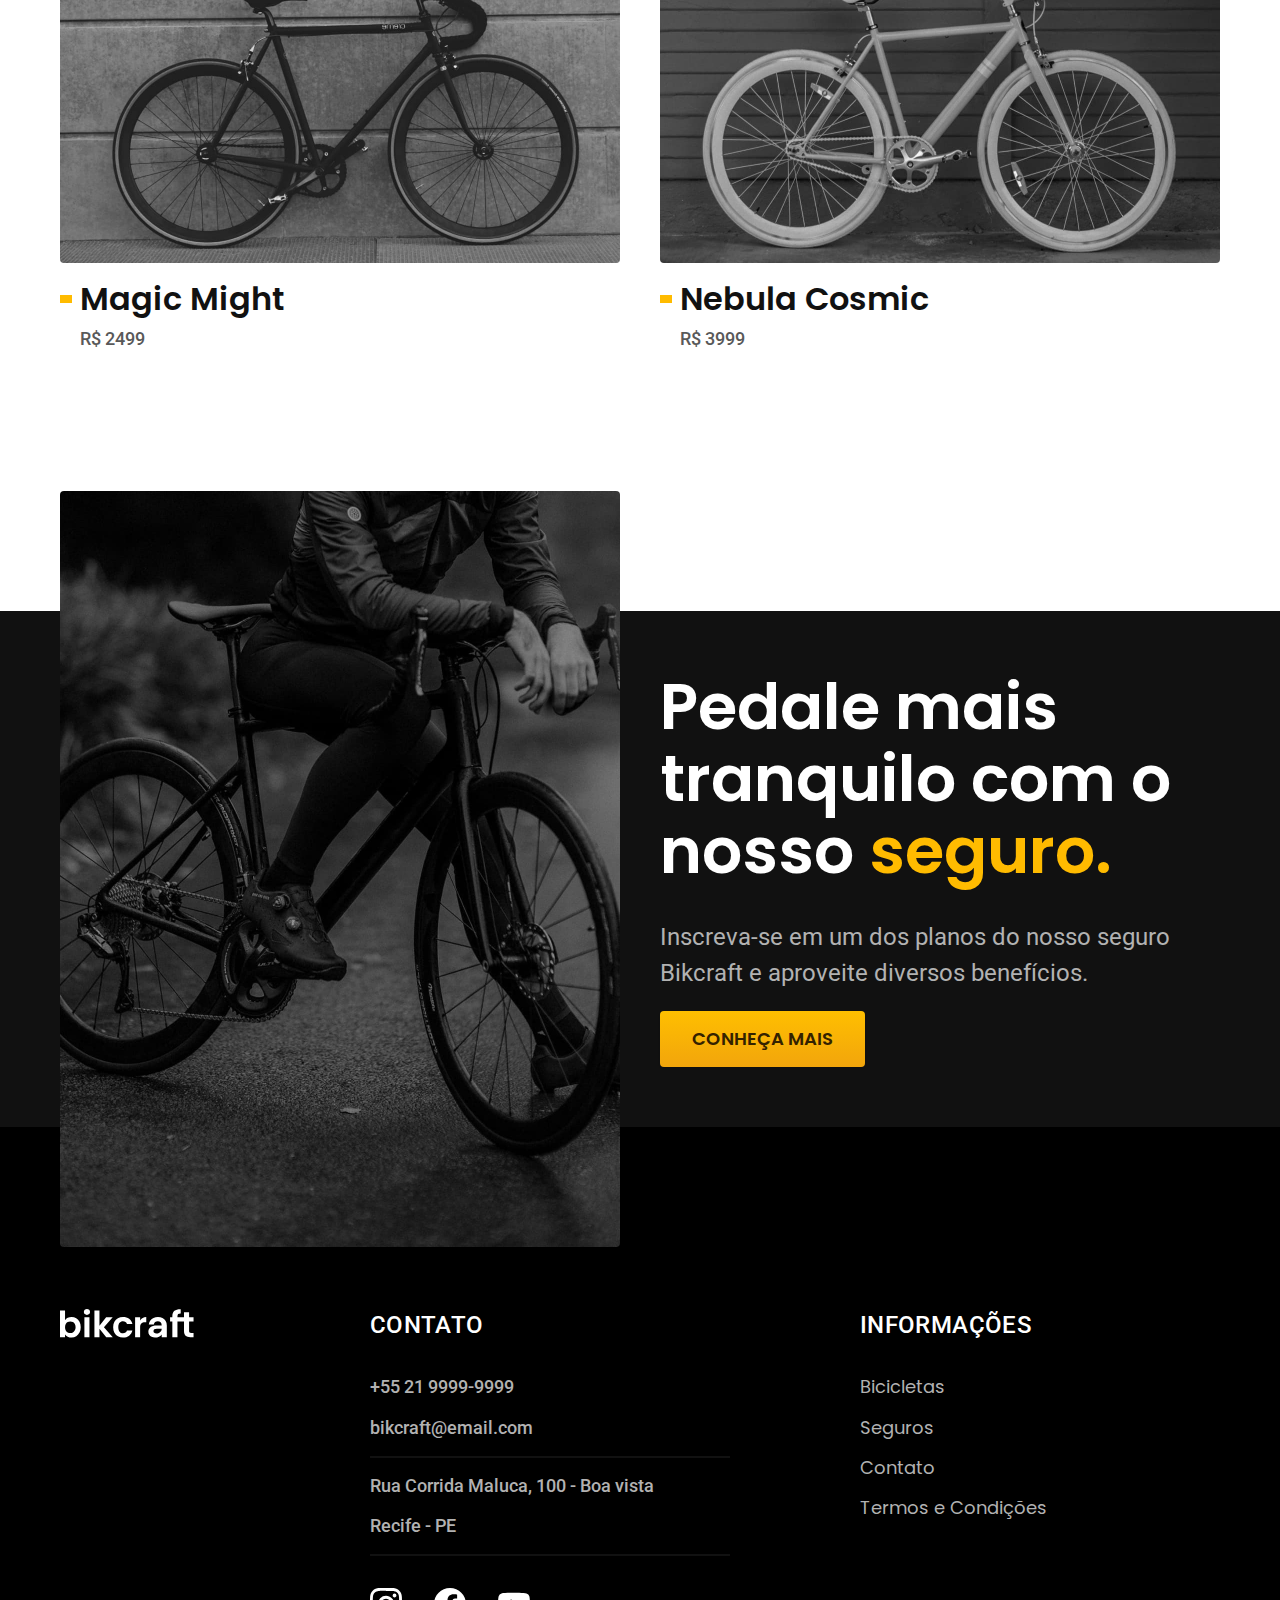
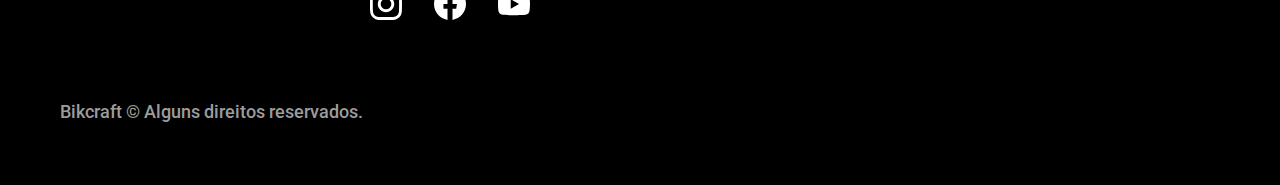
<file: bicicletas/nimbus.html>
<!DOCTYPE html>
<html lang="pt-br">

<head>
    <meta charset="UTF-8">
    <meta http-equiv="X-UA-Compatible" content="IE=edge">
    <meta name="viewport" content="width=device-width, initial-scale=1.0">
    <title>Nimbus | Bikcraft</title>
    <meta name="description" content="Nimbus">
    <script src="../js/script.js" defer></script>
    <link rel="stylesheet" href="../css/style.css">
    <link rel="preconnect" href="https://fonts.googleapis.com">
    <link rel="preconnect" href="https://fonts.gstatic.com" crossorigin>
    <link
        href="https://fonts.googleapis.com/css2?family=Merriweather:ital,wght@1,900&family=Poppins:wght@400;600&family=Roboto:wght@400;500&display=swap"
        rel="stylesheet">
   <script>document.documentElement.classList.add('js')//script para caso javascript não funcione ou esteja desabilitado não atrapalhe o fluxo do site</script>
    <link rel="icon" href="../favicon.svg" type="image/svg+xml">
   <script>document.documentElement.classList.add('js')//script para caso javascript não funcione ou esteja desabilitado não atrapalhe o fluxo do site, então basta adicionar a classe js para itens críticos</script>
</head>

<body id="bicicleta">
    <header class='header-bg'>
        <div class="header container">
            <a href="./">
                <img src="../img/bikcraft.svg" alt="Bikcraft logo">
            </a>

            <nav aria-label="primaria">
                <ul class='header-menu font-1-m cor-0'>
                    <li><a href='../bicicletas.html'>Bicicletas</a></li>
                    <li><a href='../seguros.html'>Seguros</a></li>
                    <li><a href='../contato.html'>Contato</a></li>
                </ul>
            </nav>
        </div>
    </header>
    <main class="titulo-bg">
        <div>
          <div class="titulo container">
            <p class="font-2-xl cor-5">R$ 4999</p>
            <h1 class="font-1-xxl cor-0">Nimbus Stark<span class="cor-p1">.</span></h1>
          </div>
        </div>
        <div class="bicicleta container">
          <div class="bicicleta-imagens">
            <img src="../img/bicicleta/nimbus1.jpg" alt="">
            <img src="../img/bicicleta/nimbus2.jpg" alt="">
            <img src="../img/bicicleta/nimbus3.jpg" alt="">
          </div>
          <div class="bicicleta-conteudo">
            <p class="font-2-l cor-5">A Nimbus Stark é a melhor Bikcraft já criada pela nossa equipe. Ela vem equipada com os melhores acessórios, o que garante maior velocidade.</p>
            <div class="bicicleta-comprar">
              <a class="botao" href="../orcamento.html?tipo=bikcraft&produto=nimbus">Comprar Agora</a>
              <span class="font-1-xs cor-6"><img src="../img/icones/entrega.svg" alt=""> entrega em 5 dias</span>
              <span class="font-1-xs cor-6"><img src="../img/icones/estoque.svg" alt=""> 18 em estoque</span>
            </div>
    
            <h2 class="font-1-xs cor-0">Informações</h2>
            <ul class="bicicleta-informacoes">
              <li>
                <img src="../img/icones/eletrica.svg" alt="">
                <h3 class="font-1-m cor-0">Motor Elétrico</h3>
                <p class="font-2-xs cor-5">Permite você viajar distâncias inimaginaveis com a sua bike.</p>
              </li>
              <li>
                <img src="../img/icones/velocidade.svg" alt="">
                <h3 class="font-1-m cor-0">50 km/h</h3>
                <p class="font-2-xs cor-5">A mais rápida bicicleta elétrica disponível hoje no mercado.</p>
              </li>
              <li>
                <img src="../img/icones/rastreador.svg" alt="">
                <h3 class="font-1-m cor-0">Rastreador</h3>
                <p class="font-2-xs cor-5">Rastreador e sistema anti-furto para garantir o seu sossego.</p>
              </li>
              <li>
                <img src="../img/icones/carbono.svg" alt="">
                <h3 class="font-1-m cor-0">Fibra de Carbono</h3>
                <p class="font-2-xs cor-5">Maior proteção possível para a sua Bikcraft com fibra de carbono.</p>
              </li>
            </ul>
            <h2 class="font-1-xs cor-0">Ficha Técnica</h2>
            <ul class="bicicleta-ficha font-2-s cor-4">
              <li>Peso <span>9 kg</span></li>
              <li>Altura <span>60 cm</span></li>
              <li>Largura <span>120 cm</span></li>
              <li>Profundidade <span>10 cm</span></li>
              <li>Marchas <span>16</span></li>
              <li>Roda <span>29</span></li>
            </ul>
          </div>
        </div>
      </main>
      <article class="bicicletas-lista container ">
        <h2 class="font-1-xxl">Escolha a sua<span class="cor-p1">.</span></h2>

        <ul>
            <li>
                <a href="./magic.html">
                    <img src="../img/bicicletas/magic.jpg" alt="Bicicleta preta">
                    <h3 class="font-1-xl">Magic Might</h3>
                    <span class="font-2-m cor-8">R$ 2499</span>
                </a>
            </li>
            <li>
                <a href="./nebula.html">
                    <img src="../img/bicicletas/nebula.jpg" alt="Bicicleta preta">
                    <h3 class="font-1-xl">Nebula Cosmic</h3>
                    <span class="font-2-m cor-8">R$ 3999</span>
                </a>

            </li>
        </ul>
    </article>

    <article class="seguro-bg">
        <div class="seguro container">
            <div class="seguro-imagem">
                <img src="../img/fotos/seguros.jpg" alt="pessoa em uma bicicleta">
            </div>
            <div class="seguro-conteudo">
                <h2 class="font-1-xxl cor-0">Pedale mais tranquilo com o nosso <span class="cor-p1">seguro.</span></h2>
                <p class="font-2-l cor-5">Inscreva-se em um dos planos do nosso seguro Bikcraft e aproveite diversos benefícios.</p>
                <a class="botao" href="../seguros.html">Conheça Mais</a>
            </div>

        </div>
    </article>


    <footer class="footer-bg">
        <div class="footer container">
            <img src="../img/bikcraft.svg" alt="logo bikcraft">
            <div class="footer-contato">
                <h3 class="font-2-l-b cor-0">Contato</h3>
                <ul class=" font-2-m cor-5">
                    <li><a href="tel:+552199999999">+55 21 9999-9999</a></li>
                    <li><a href="mailto:bikcraft@email.com">bikcraft@email.com</a></li>
                    <li>Rua Corrida Maluca, 100 - Boa vista</li>
                    <li>Recife - PE</li>
                </ul>
                <div class="footer-redes">
                    <a href="../"><img src="../img/redes/instagram.svg" alt="Instagram"></a>
                    <a href="../"><img src="../img/redes/facebook.svg" alt="Facebook"></a>
                    <a href="../"><img src="../img/redes/youtube.svg" alt="Youtube"></a>

                </div>
            </div>
            <div class="footer-informacoes">
                <h3 class="font-2-l-b cor-0">Informações</h3>
                <nav>
                    <ul class="font-1-m cor-5">
                        <li><a href='../bicicletas.html'>Bicicletas</a></li>
                        <li><a href='../seguros.html'>Seguros</a></li>
                        <li><a href='../contato.html'>Contato</a></li>
                        <li><a href='../termos.html'>Termos e Condições</a></li>
                    </ul>
                </nav>
            </div>
            <p class="footer-copy font-2-m cor-6">Bikcraft &COPY; Alguns direitos reservados.</p>
        </div>

    </footer>

</body>

</html>
</file>
<file: css/style.css>
@import './global/global.css';
@import './utilidades/tipografia.css';
@import './utilidades/cores.css';
@import './utilidades/animacao.css';


@import './global/header.css';
@import './global/footer.css';

/*utilidades*/
@import './utilidades/componentes.css';
@import './utilidades/formulario.css';

/*home*/
@import './home/introducao.css';
@import './home/tecnologia.css';
@import './home/parceiros.css';
@import './home/depoimento.css';

/*bicicletas*/
@import './bicicletas/bicicletas-lista.css';
@import './bicicletas/bicicletas.css';

/*bicicleta*/
@import './bicicleta/bicicleta.css';
@import './bicicleta/seguro.css';


/*seguros*/
@import './seguros/seguros.css';
@import './seguros/vantagens.css';
@import './seguros/perguntas.css';


/*contato*/
@import './contato/contato.css';
@import './contato/lojas.css';

/*termos*/
@import './orcamento/orcamento.css';

/*termos*/
@import './termos/termos.css';
</file>
